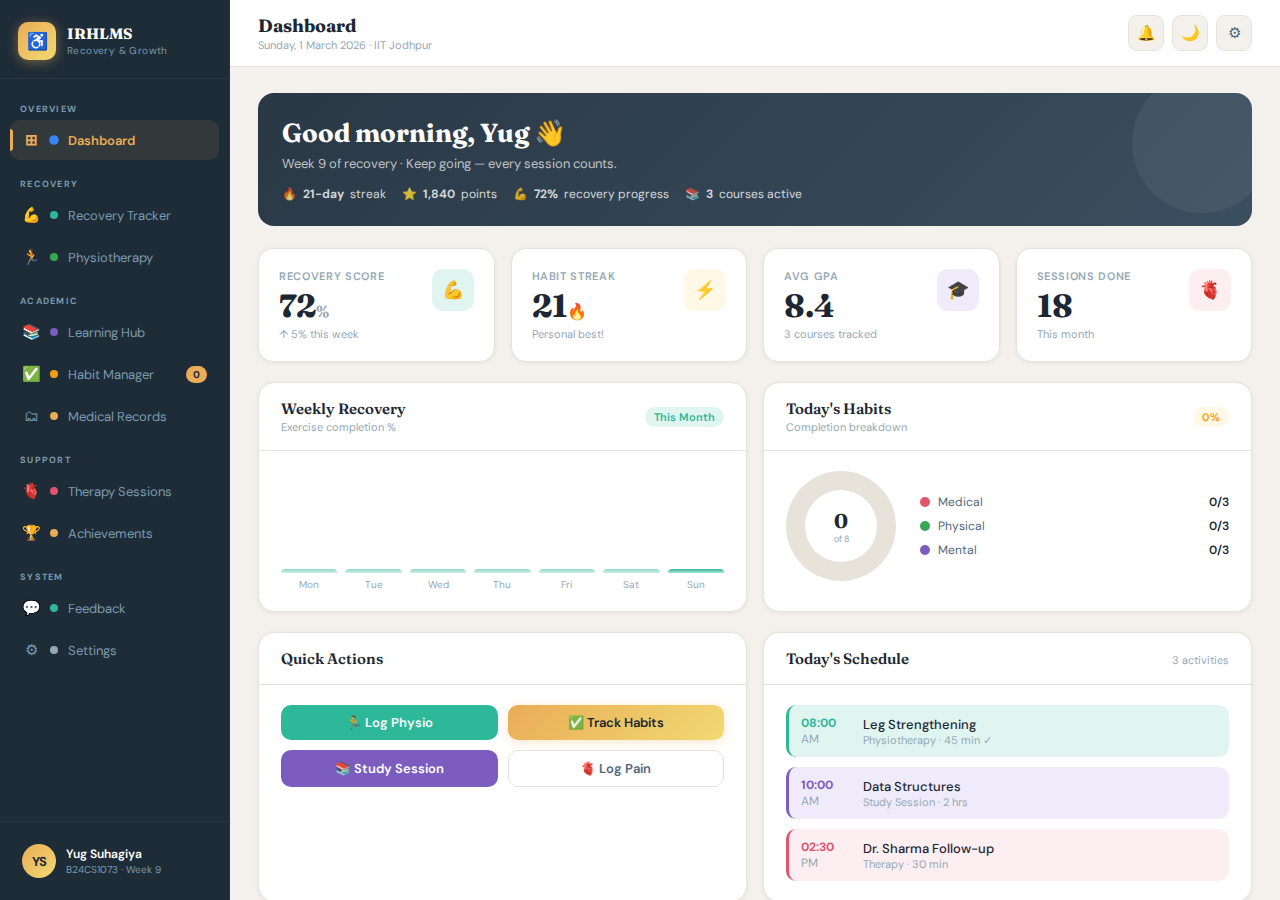
<file: frontent/Auth/design.html>
<!DOCTYPE html>
<html lang="en" data-theme="light" data-fontsize="md" data-contrast="normal">
<head>
<meta charset="UTF-8"/>
<meta name="viewport" content="width=device-width, initial-scale=1.0"/>
<title>IRHLMS — Recovery & Growth Platform</title>
<link rel="preconnect" href="https://fonts.googleapis.com">
<link href="https://fonts.googleapis.com/css2?family=Fraunces:ital,wght@0,400;0,600;0,700;1,400&family=DM+Sans:wght@300;400;500;600&display=swap" rel="stylesheet">
<link rel="stylesheet" href="styl.css">
<script src="jscript.js" defer></script>

</head>
<body>

<!-- ═══════════ SIDEBAR ═══════════ -->
<aside class="sidebar">
  <div class="sb-logo">
    <div class="sb-logo-mark">♿</div>
    <div>
      <div class="sb-logo-text">IRHLMS</div>
      <div class="sb-logo-sub">Recovery & Growth</div>
    </div>
  </div>

  <nav class="sb-nav">
    <div class="sb-section">Overview</div>
    <button class="sb-item active" data-page="dashboard">
      <span class="sb-ico">⊞</span>
      <div class="sb-dot" style="background:var(--blue)"></div>
      Dashboard
    </button>

    <div class="sb-section" style="margin-top:8px">Recovery</div>
    <button class="sb-item" data-page="recovery">
      <span class="sb-ico">💪</span>
      <div class="sb-dot" style="background:var(--teal)"></div>
      Recovery Tracker
    </button>
    <button class="sb-item" data-page="physio">
      <span class="sb-ico">🏃</span>
      <div class="sb-dot" style="background:var(--emerald)"></div>
      Physiotherapy
    </button>

    <div class="sb-section" style="margin-top:8px">Academic</div>
    <button class="sb-item" data-page="learning">
      <span class="sb-ico">📚</span>
      <div class="sb-dot" style="background:var(--violet)"></div>
      Learning Hub
    </button>
    <button class="sb-item" data-page="habits">
      <span class="sb-ico">✅</span>
      <div class="sb-dot" style="background:var(--amber)"></div>
      Habit Manager <span class="sb-badge" id="hab-badge">0</span>
    </button>
    <button class="sb-item" data-page="medical">
      <span class="sb-ico">🗂</span>
      <div class="sb-dot" style="background:var(--gold)"></div>
      Medical Records
    </button>

    <div class="sb-section" style="margin-top:8px">Support</div>
    <button class="sb-item" data-page="therapy">
      <span class="sb-ico">🫀</span>
      <div class="sb-dot" style="background:var(--rose)"></div>
      Therapy Sessions
    </button>
    <button class="sb-item" data-page="achievements">
      <span class="sb-ico">🏆</span>
      <div class="sb-dot" style="background:var(--gold)"></div>
      Achievements
    </button>

    <div class="sb-section" style="margin-top:8px">System</div>
    <button class="sb-item" data-page="feedback">
      <span class="sb-ico">💬</span>
      <div class="sb-dot" style="background:var(--teal)"></div>
      Feedback
    </button>
    <button class="sb-item" data-page="settings">
      <span class="sb-ico">⚙</span>
      <div class="sb-dot" style="background:var(--txt3)"></div>
      Settings
    </button>
  </nav>

  <div class="sb-footer">
    <div class="sb-user">
      <div class="sb-avatar">YS</div>
      <div>
        <div class="sb-uname">Yug Suhagiya</div>
        <div class="sb-urole">B24CS1073 · Week 9</div>
      </div>
    </div>
  </div>
</aside>

<!-- ═══════════ TOPBAR ═══════════ -->
<main class="main">
<div class="topbar">
  <div class="tb-left">
    <div class="tb-title" id="tb-title">Dashboard</div>
    <div class="tb-sub" id="tb-sub">Sunday, 1 March 2026 · IIT Jodhpur</div>
  </div>
  <div class="tb-right">
    <button class="tb-btn" id="notif-trigger">🔔</button>
    <button class="tb-btn" id="theme-toggle">🌙</button>
    <button class="tb-btn" id="settings-btn">⚙</button>
  </div>
</div>

<!-- ══ NOTIFICATION PANEL ══ -->
<div class="notif-panel" id="notif-panel">
  <div class="np-head">
    <div class="np-title">Notifications</div>
    <div class="np-clear" id="notif-clear">Clear all</div>
  </div>
  <div class="np-item"><div class="np-ico ic-gold">🔥</div><div><div class="np-msg">21-day streak milestone reached! +200 bonus points awarded.</div><div class="np-time">2 min ago</div></div></div>
  <div class="np-item"><div class="np-ico ic-teal">💊</div><div><div class="np-msg">Reminder: Core Stability session at 12:30 PM today.</div><div class="np-time">1 hr ago</div></div></div>
  <div class="np-item"><div class="np-ico ic-violet">📚</div><div><div class="np-msg">Assignment due: Software Requirements — tomorrow 11:59 PM.</div><div class="np-time">3 hr ago</div></div></div>
  <div class="np-item"><div class="np-ico ic-rose">🫀</div><div><div class="np-msg">Therapy session with Dr. Mehta confirmed for Thursday.</div><div class="np-time">Yesterday</div></div></div>
</div>

<!-- ══════════════════════════════════════════════════════
     PAGE: DASHBOARD
══════════════════════════════════════════════════════ -->
<div class="page active" id="page-dashboard">

  <!-- Gradient welcome banner -->
  <div class="grad-header grad-dashboard">
    <div class="grad-title">Good morning, Yug 👋</div>
    <div class="grad-sub">Week 9 of recovery · Keep going — every session counts.</div>
    <div class="grad-meta">
      <div class="grad-meta-item">🔥 <strong>21-day</strong> streak</div>
      <div class="grad-meta-item">⭐ <strong>1,840</strong> points</div>
      <div class="grad-meta-item">💪 <strong>72%</strong> recovery progress</div>
      <div class="grad-meta-item">📚 <strong>3</strong> courses active</div>
    </div>
  </div>

  <!-- Stat grid -->
  <div class="grid-4" style="margin-bottom:20px">
    <div class="stat-card">
      <div><div class="stat-lbl">Recovery Score</div><div class="stat-val">72<span style="font-size:16px;color:var(--txt3)">%</span></div><div class="stat-sub">↑ 5% this week</div></div>
      <div class="stat-ico ic-teal">💪</div>
    </div>
    <div class="stat-card">
      <div><div class="stat-lbl">Habit Streak</div><div class="stat-val">21<span style="font-size:16px;color:var(--txt3)">🔥</span></div><div class="stat-sub">Personal best!</div></div>
      <div class="stat-ico ic-amber">⚡</div>
    </div>
    <div class="stat-card">
      <div><div class="stat-lbl">Avg GPA</div><div class="stat-val">8.4</div><div class="stat-sub">3 courses tracked</div></div>
      <div class="stat-ico ic-violet">🎓</div>
    </div>
    <div class="stat-card">
      <div><div class="stat-lbl">Sessions Done</div><div class="stat-val">18</div><div class="stat-sub">This month</div></div>
      <div class="stat-ico ic-rose">🫀</div>
    </div>
  </div>

  <!-- Charts row -->
  <div class="grid-2" style="margin-bottom:20px">

    <!-- Recovery trend bar chart -->
    <div class="card">
      <div class="card-head">
        <div><div class="card-title">Weekly Recovery</div><div class="card-sub">Exercise completion %</div></div>
        <span class="badge badge-teal">This Month</span>
      </div>
      <div class="card-pad">
        <div class="bar-chart" id="recovery-chart"></div>
      </div>
    </div>

    <!-- Habit completion donut -->
    <div class="card">
      <div class="card-head">
        <div><div class="card-title">Today's Habits</div><div class="card-sub">Completion breakdown</div></div>
        <span class="badge badge-amber" id="hab-pct-badge">0%</span>
      </div>
      <div class="card-pad" style="display:flex;align-items:center;gap:24px">
        <div class="donut" id="dash-donut">
          <div class="donut-inner">
            <div class="donut-val" id="donut-val">0</div>
            <div class="donut-sub">of <span id="donut-tot">8</span></div>
          </div>
        </div>
        <div style="flex:1">
          <div id="hab-legend" style="display:flex;flex-direction:column;gap:8px"></div>
        </div>
      </div>
    </div>

  </div>

  <!-- Quick actions + Today's schedule -->
  <div class="grid-2" style="margin-bottom:20px">

    <div class="card">
      <div class="card-head"><div class="card-title">Quick Actions</div></div>
      <div class="card-pad" style="display:grid;grid-template-columns:1fr 1fr;gap:10px">
        <button class="btn btn-teal" data-page="physio" style="width:100%;justify-content:center">🏃 Log Physio</button>
        <button class="btn btn-gold" data-page="habits" style="width:100%;justify-content:center">✅ Track Habits</button>
        <button class="btn btn-violet" data-page="learning" style="width:100%;justify-content:center">📚 Study Session</button>
        <button class="btn btn-outline" data-page="therapy" style="width:100%;justify-content:center">🫀 Log Pain</button>
      </div>
    </div>

    <div class="card">
      <div class="card-head"><div class="card-title">Today's Schedule</div><div class="card-sub">3 activities</div></div>
      <div class="card-pad" style="display:flex;flex-direction:column;gap:10px">
        <div style="display:flex;gap:12px;align-items:center;padding:10px 12px;background:var(--teal-lt);border-radius:10px;border-left:3px solid var(--teal)">
          <div style="font-size:12px;font-weight:700;color:var(--teal);width:50px;flex-shrink:0">08:00<div style="font-weight:400;color:var(--txt3)">AM</div></div>
          <div><div style="font-size:13px;font-weight:500;color:var(--txt1)">Leg Strengthening</div><div style="font-size:11px;color:var(--txt3)">Physiotherapy · 45 min ✓</div></div>
        </div>
        <div style="display:flex;gap:12px;align-items:center;padding:10px 12px;background:var(--violet-lt);border-radius:10px;border-left:3px solid var(--violet)">
          <div style="font-size:12px;font-weight:700;color:var(--violet);width:50px;flex-shrink:0">10:00<div style="font-weight:400;color:var(--txt3)">AM</div></div>
          <div><div style="font-size:13px;font-weight:500;color:var(--txt1)">Data Structures</div><div style="font-size:11px;color:var(--txt3)">Study Session · 2 hrs</div></div>
        </div>
        <div style="display:flex;gap:12px;align-items:center;padding:10px 12px;background:var(--rose-lt);border-radius:10px;border-left:3px solid var(--rose)">
          <div style="font-size:12px;font-weight:700;color:var(--rose);width:50px;flex-shrink:0">02:30<div style="font-weight:400;color:var(--txt3)">PM</div></div>
          <div><div style="font-size:13px;font-weight:500;color:var(--txt1)">Dr. Sharma Follow-up</div><div style="font-size:11px;color:var(--txt3)">Therapy · 30 min</div></div>
        </div>
      </div>
    </div>

  </div>

  <!-- Milestones -->
  <div class="card">
    <div class="card-head"><div class="card-title">Recovery Milestones</div><div class="card-sub">Spinal cord injury rehabilitation timeline</div></div>
    <div class="card-pad">
      <div class="grid-2">
        <div class="milestone-track">
          <div class="milestone-item">
            <div class="milestone-dot done"></div>
            <div class="milestone-txt">Hospital discharge</div>
            <div class="milestone-date">Dec 15, 2025 ✓</div>
          </div>
          <div class="milestone-item">
            <div class="milestone-dot done"></div>
            <div class="milestone-txt">Started physiotherapy</div>
            <div class="milestone-date">Jan 2, 2026 ✓</div>
          </div>
          <div class="milestone-item">
            <div class="milestone-dot active"></div>
            <div class="milestone-txt">Independent transfers</div>
            <div class="milestone-date">Target: Mar 15, 2026 — In progress</div>
          </div>
          <div class="milestone-item">
            <div class="milestone-dot future"></div>
            <div class="milestone-txt">Return to campus</div>
            <div class="milestone-date">Target: Apr 2026</div>
          </div>
        </div>
        <div>
          <div class="sec-lbl">Overall Progress</div>
          <div style="display:flex;flex-direction:column;gap:12px">
            <div><div style="display:flex;justify-content:space-between;font-size:12px;color:var(--txt2);margin-bottom:5px"><span>Mobility</span><span>78%</span></div><div class="prog-bg"><div class="prog-fill" style="width:78%;background:var(--teal)"></div></div></div>
            <div><div style="display:flex;justify-content:space-between;font-size:12px;color:var(--txt2);margin-bottom:5px"><span>Strength</span><span>65%</span></div><div class="prog-bg"><div class="prog-fill" style="width:65%;background:var(--emerald)"></div></div></div>
            <div><div style="display:flex;justify-content:space-between;font-size:12px;color:var(--txt2);margin-bottom:5px"><span>Pain Management</span><span>80%</span></div><div class="prog-bg"><div class="prog-fill" style="width:80%;background:var(--gold)"></div></div></div>
            <div><div style="display:flex;justify-content:space-between;font-size:12px;color:var(--txt2);margin-bottom:5px"><span>Academic Continuity</span><span>72%</span></div><div class="prog-bg"><div class="prog-fill" style="width:72%;background:var(--violet)"></div></div></div>
          </div>
        </div>
      </div>
    </div>
  </div>

</div>

<!-- ══════════════════════════════════════════════════════
     PAGE: RECOVERY TRACKER
══════════════════════════════════════════════════════ -->
<div class="page" id="page-recovery">
  <div class="grad-header grad-recovery">
    <div class="grad-title">💪 Recovery Tracker</div>
    <div class="grad-sub">Monitor rehabilitation milestones and physical recovery metrics</div>
    <div class="grad-meta">
      <div class="grad-meta-item">📈 <strong>72%</strong> overall recovery</div>
      <div class="grad-meta-item">📅 <strong>Week 9</strong> of rehabilitation</div>
      <div class="grad-meta-item">✅ <strong>3/6</strong> milestones done</div>
    </div>
  </div>

  <div class="grid-2" style="margin-bottom:20px">
    <div class="card">
      <div class="card-head"><div class="card-title">Rehabilitation Milestones</div><div class="card-sub">Spinal cord injury recovery timeline</div></div>
      <div class="card-pad">
        <div class="milestone-track">
          <div class="milestone-item"><div class="milestone-dot done"></div><div class="milestone-txt">Acute care completed</div><div class="milestone-date">Dec 2025 ✓</div></div>
          <div class="milestone-item"><div class="milestone-dot done"></div><div class="milestone-txt">PT programme started</div><div class="milestone-date">Jan 2, 2026 ✓</div></div>
          <div class="milestone-item"><div class="milestone-dot done"></div><div class="milestone-txt">Upper body independence</div><div class="milestone-date">Feb 10, 2026 ✓</div></div>
          <div class="milestone-item"><div class="milestone-dot active"></div><div class="milestone-txt">Wheelchair transfers — independent</div><div class="milestone-date">Target: Mar 15, 2026 — In progress</div></div>
          <div class="milestone-item"><div class="milestone-dot future"></div><div class="milestone-txt">Supported standing exercises</div><div class="milestone-date">Target: Apr 2026</div></div>
          <div class="milestone-item"><div class="milestone-dot future"></div><div class="milestone-txt">Return to campus life</div><div class="milestone-date">Target: May 2026</div></div>
        </div>
      </div>
    </div>

    <div class="card">
      <div class="card-head"><div class="card-title">Recovery Metrics</div><div class="card-sub">Updated weekly by physiotherapist</div></div>
      <div class="card-pad" style="display:flex;flex-direction:column;gap:14px">
        <div><div style="display:flex;justify-content:space-between;font-size:12px;color:var(--txt2);margin-bottom:6px"><span>🦾 Upper Limb Strength</span><span style="font-weight:600;color:var(--teal)">82%</span></div><div class="prog-bg"><div class="prog-fill" style="width:82%;background:linear-gradient(90deg,var(--teal),#6DD5C0)"></div></div></div>
        <div><div style="display:flex;justify-content:space-between;font-size:12px;color:var(--txt2);margin-bottom:6px"><span>🦿 Lower Limb Response</span><span style="font-weight:600;color:var(--emerald)">48%</span></div><div class="prog-bg"><div class="prog-fill" style="width:48%;background:linear-gradient(90deg,var(--emerald),#70D46A)"></div></div></div>
        <div><div style="display:flex;justify-content:space-between;font-size:12px;color:var(--txt2);margin-bottom:6px"><span>⚖️ Balance & Stability</span><span style="font-weight:600;color:var(--gold)">67%</span></div><div class="prog-bg"><div class="prog-fill" style="width:67%;background:linear-gradient(90deg,var(--gold),var(--gold-lt))"></div></div></div>
        <div><div style="display:flex;justify-content:space-between;font-size:12px;color:var(--txt2);margin-bottom:6px"><span>🧘 Flexibility / ROM</span><span style="font-weight:600;color:var(--violet)">74%</span></div><div class="prog-bg"><div class="prog-fill" style="width:74%;background:linear-gradient(90deg,var(--violet),#A880F0)"></div></div></div>
        <div><div style="display:flex;justify-content:space-between;font-size:12px;color:var(--txt2);margin-bottom:6px"><span>😮‍💨 Respiratory Function</span><span style="font-weight:600;color:var(--rose)">91%</span></div><div class="prog-bg"><div class="prog-fill" style="width:91%;background:linear-gradient(90deg,var(--rose),#F08098)"></div></div></div>
        <div style="margin-top:4px;padding:12px;background:var(--teal-lt);border-radius:10px;border-left:3px solid var(--teal)">
          <div style="font-size:12px;font-weight:600;color:var(--teal)">Dr. Mehta's Note (Feb 28)</div>
          <div style="font-size:12px;color:var(--txt2);margin-top:4px;line-height:1.5">Excellent progress on upper body. Continue core stabilisation 3×/week. Targeting wheelchair independence by mid-March.</div>
        </div>
      </div>
    </div>
  </div>

  <div class="card">
    <div class="card-head"><div class="card-title">Weekly Recovery Summary</div><div class="card-sub">Week 9 · Feb 24 – Mar 1, 2026</div></div>
    <div class="card-pad">
      <div style="display:grid;grid-template-columns:repeat(5,1fr);gap:14px">
        <div style="text-align:center;padding:16px 12px;background:var(--teal-lt);border-radius:12px;border:1px solid rgba(45,184,154,0.2)"><div style="font-size:26px;font-weight:700;color:var(--teal)">14</div><div style="font-size:11px;color:var(--txt3);margin-top:4px">Exercises<br>Completed</div></div>
        <div style="text-align:center;padding:16px 12px;background:var(--emerald-lt);border-radius:12px;border:1px solid rgba(52,168,83,0.2)"><div style="font-size:26px;font-weight:700;color:var(--emerald)">3</div><div style="font-size:11px;color:var(--txt3);margin-top:4px">PT Sessions<br>Attended</div></div>
        <div style="text-align:center;padding:16px 12px;background:var(--gold-pale);border-radius:12px;border:1px solid rgba(234,172,87,0.2)"><div style="font-size:26px;font-weight:700;color:var(--gold)">92%</div><div style="font-size:11px;color:var(--txt3);margin-top:4px">Completion<br>Rate</div></div>
        <div style="text-align:center;padding:16px 12px;background:var(--violet-lt);border-radius:12px;border:1px solid rgba(124,92,191,0.2)"><div style="font-size:26px;font-weight:700;color:var(--violet)">+5%</div><div style="font-size:11px;color:var(--txt3);margin-top:4px">Recovery<br>Improvement</div></div>
        <div style="text-align:center;padding:16px 12px;background:var(--rose-lt);border-radius:12px;border:1px solid rgba(224,84,112,0.2)"><div style="font-size:26px;font-weight:700;color:var(--rose)">2</div><div style="font-size:11px;color:var(--txt3);margin-top:4px">Missed<br>Sessions</div></div>
      </div>
    </div>
  </div>
</div>

<!-- ══════════════════════════════════════════════════════
     PAGE: PHYSIOTHERAPY
══════════════════════════════════════════════════════ -->
<div class="page" id="page-physio">
  <div class="grad-header" style="background:linear-gradient(135deg,#1A4D2A,#34A853)">
    <div class="grad-title">🏃 Physiotherapy</div>
    <div class="grad-sub">Today's exercise plan · 3 sessions scheduled</div>
    <div class="grad-meta">
      <div class="grad-meta-item">✓ <strong>2</strong> completed</div>
      <div class="grad-meta-item">⏳ <strong>1</strong> pending</div>
      <div class="grad-meta-item">📋 <strong>18</strong> total this month</div>
    </div>
  </div>

  <div class="grid-2" style="margin-bottom:20px">

    <div class="card">
      <div class="card-head"><div class="card-title">Today's Exercise Plan</div><button class="btn btn-outline btn-sm" id="add-physio-btn">+ Add</button></div>
      <div class="card-pad" id="ex-list">
        <div class="ex-item done" onclick="toggleEx(this)">
          <div style="display:flex;align-items:center;gap:12px">
            <div class="ex-check">✓</div>
            <div><div class="ex-name">Leg Strengthening</div><div class="ex-meta">08:00 AM · 3 × 12 reps · Resistance band</div></div>
          </div>
        </div>
        <div class="ex-item done" onclick="toggleEx(this)">
          <div style="display:flex;align-items:center;gap:12px">
            <div class="ex-check">✓</div>
            <div><div class="ex-name">Core Stability Circuit</div><div class="ex-meta">12:30 PM · Plank 30s × 3 · Bridge 15 × 3</div></div>
          </div>
        </div>
        <div class="ex-item" onclick="toggleEx(this)">
          <div style="display:flex;align-items:center;gap:12px">
            <div class="ex-check"></div>
            <div><div class="ex-name">Upper Body Stretch</div><div class="ex-meta">06:00 PM · 20 min flexibility routine</div></div>
          </div>
        </div>
      </div>
    </div>

    <!-- Weekly exercise chart -->
    <div class="card">
      <div class="card-head"><div class="card-title">Weekly Exercise Log</div><div class="card-sub">Sessions per day</div></div>
      <div class="card-pad">
        <div class="bar-chart" id="ex-chart"></div>
        <div style="margin-top:14px;display:flex;gap:16px">
          <div><div style="font-size:10px;color:var(--txt3)">This week</div><div style="font-size:20px;font-weight:700;color:var(--emerald)">14</div></div>
          <div><div style="font-size:10px;color:var(--txt3)">Monthly avg</div><div style="font-size:20px;font-weight:700;color:var(--txt1)">18</div></div>
          <div><div style="font-size:10px;color:var(--txt3)">Completion rate</div><div style="font-size:20px;font-weight:700;color:var(--gold)">92%</div></div>
        </div>
      </div>
    </div>

  </div>

  <!-- Add session form -->
  <div class="card">
    <div class="card-head"><div class="card-title">Log New Session</div></div>
    <div class="card-pad">
      <div style="display:grid;grid-template-columns:2fr 1fr 1fr;gap:10px;margin-bottom:10px">
        <input class="inp" id="ex-name-inp" placeholder="Exercise name"/>
        <input class="inp" id="ex-time-inp" placeholder="Time (e.g. 09:00 AM)"/>
        <input class="inp" id="ex-desc-inp" placeholder="Sets / reps / duration"/>
      </div>
      <button class="btn btn-gold" id="add-ex-btn">Add to Plan</button>
    </div>
  </div>
</div>

<!-- ══════════════════════════════════════════════════════
     PAGE: LEARNING HUB
══════════════════════════════════════════════════════ -->
<div class="page" id="page-learning">
  <div class="grad-header grad-learning">
    <div class="grad-title">📚 Learning Hub</div>
    <div class="grad-sub">Manage courses, assignments, and study sessions</div>
    <div class="grad-meta">
      <div class="grad-meta-item">📖 <strong>3</strong> active courses</div>
      <div class="grad-meta-item">📝 <strong>2</strong> pending assignments</div>
      <div class="grad-meta-item">⭐ <strong>8.4</strong> avg GPA</div>
    </div>
  </div>

  <!-- Tabs -->
  <div class="tabs">
    <button class="tab-btn active" data-tab="tab-courses">Courses</button>
    <button class="tab-btn" data-tab="tab-manage">Manage Courses</button>
    <button class="tab-btn" data-tab="tab-assignments">Assignments</button>
    <button class="tab-btn" data-tab="tab-timer">Study Timer</button>
  </div>

  <!-- Courses tab -->
  <div id="tab-courses">

    <!-- Summary bar -->
    <div style="display:flex;gap:14px;margin-bottom:20px">
      <div class="card card-pad" style="flex:1;display:flex;align-items:center;gap:14px">
        <div style="width:40px;height:40px;border-radius:10px;background:var(--violet-lt);display:flex;align-items:center;justify-content:center;font-size:18px;flex-shrink:0">📖</div>
        <div><div style="font-size:11px;color:var(--txt3);font-weight:600;text-transform:uppercase;letter-spacing:.05em">Active Courses</div><div style="font-size:22px;font-weight:700;color:var(--txt1)">3</div></div>
      </div>
      <div class="card card-pad" style="flex:1;display:flex;align-items:center;gap:14px">
        <div style="width:40px;height:40px;border-radius:10px;background:var(--gold-pale);display:flex;align-items:center;justify-content:center;font-size:18px;flex-shrink:0">⭐</div>
        <div><div style="font-size:11px;color:var(--txt3);font-weight:600;text-transform:uppercase;letter-spacing:.05em">Avg GPA</div><div style="font-size:22px;font-weight:700;color:var(--txt1)">8.4</div></div>
      </div>
      <div class="card card-pad" style="flex:1;display:flex;align-items:center;gap:14px">
        <div style="width:40px;height:40px;border-radius:10px;background:var(--rose-lt);display:flex;align-items:center;justify-content:center;font-size:18px;flex-shrink:0">📝</div>
        <div><div style="font-size:11px;color:var(--txt3);font-weight:600;text-transform:uppercase;letter-spacing:.05em">Pending Tasks</div><div style="font-size:22px;font-weight:700;color:var(--txt1)">2</div></div>
      </div>
      <div class="card card-pad" style="flex:1;display:flex;align-items:center;gap:14px">
        <div style="width:40px;height:40px;border-radius:10px;background:var(--emerald-lt);display:flex;align-items:center;justify-content:center;font-size:18px;flex-shrink:0">✅</div>
        <div><div style="font-size:11px;color:var(--txt3);font-weight:600;text-transform:uppercase;letter-spacing:.05em">Credits Enrolled</div><div style="font-size:22px;font-weight:700;color:var(--txt1)">11</div></div>
      </div>
    </div>

    <!-- 3-col course cards grid -->
    <div class="grid-3" style="margin-bottom:20px">

      <!-- Course 1 -->
      <div class="card" style="transition:all var(--tr)" onmouseover="this.style.transform='translateY(-3px)';this.style.boxShadow='var(--shadow-md)'" onmouseout="this.style.transform='';this.style.boxShadow=''">
        <div style="padding:16px 20px 12px;border-bottom:1px solid var(--border);display:flex;align-items:flex-start;justify-content:space-between">
          <div style="width:40px;height:40px;border-radius:10px;background:linear-gradient(135deg,var(--violet),#A880F0);display:flex;align-items:center;justify-content:center;font-size:16px;flex-shrink:0">💻</div>
          <span class="badge badge-violet">Active</span>
        </div>
        <div class="card-pad">
          <div style="font-size:14px;font-weight:700;color:var(--txt1);margin-bottom:3px">Software Engineering</div>
          <div style="font-size:11px;color:var(--txt3);margin-bottom:4px">CSL2060 · Prof. Rajiv Kumar</div>
          <div style="font-size:11px;color:var(--txt3);margin-bottom:14px">4 Credits · B.Tech 2nd Year</div>
          <div style="display:flex;justify-content:space-between;font-size:12px;color:var(--txt2);margin-bottom:6px"><span>Course Progress</span><span style="font-weight:700;color:var(--violet)">78%</span></div>
          <div class="prog-bg" style="margin-bottom:14px"><div class="prog-fill" style="width:78%;background:linear-gradient(90deg,var(--violet),#A880F0)"></div></div>
          <div style="display:grid;grid-template-columns:1fr 1fr;gap:8px;margin-bottom:14px">
            <div style="padding:8px 10px;background:var(--surface2);border-radius:8px;text-align:center">
              <div style="font-size:10px;color:var(--txt3)">Current Grade</div>
              <div style="font-size:16px;font-weight:700;color:var(--emerald)">A</div>
            </div>
            <div style="padding:8px 10px;background:var(--surface2);border-radius:8px;text-align:center">
              <div style="font-size:10px;color:var(--txt3)">Attendance</div>
              <div style="font-size:16px;font-weight:700;color:var(--teal)">88%</div>
            </div>
          </div>
          <div style="padding:9px 11px;background:var(--rose-lt);border-radius:8px;border-left:3px solid var(--rose);font-size:11px;color:var(--txt2);margin-bottom:12px">📝 SRS v2.0 due <strong>Tomorrow</strong></div>
          <div style="display:flex;gap:8px">
            <span class="badge badge-blue">Next: Mar 5</span>
            <span class="badge badge-violet">SRS Project</span>
          </div>
        </div>
      </div>

      <!-- Course 2 -->
      <div class="card" style="transition:all var(--tr)" onmouseover="this.style.transform='translateY(-3px)';this.style.boxShadow='var(--shadow-md)'" onmouseout="this.style.transform='';this.style.boxShadow=''">
        <div style="padding:16px 20px 12px;border-bottom:1px solid var(--border);display:flex;align-items:flex-start;justify-content:space-between">
          <div style="width:40px;height:40px;border-radius:10px;background:linear-gradient(135deg,#3B82F6,#60A5FA);display:flex;align-items:center;justify-content:center;font-size:16px;flex-shrink:0">🌲</div>
          <span class="badge badge-amber">In Progress</span>
        </div>
        <div class="card-pad">
          <div style="font-size:14px;font-weight:700;color:var(--txt1);margin-bottom:3px">Data Structures & Algorithms</div>
          <div style="font-size:11px;color:var(--txt3);margin-bottom:4px">CSL2030 · Prof. Anita Singh</div>
          <div style="font-size:11px;color:var(--txt3);margin-bottom:14px">4 Credits · B.Tech 2nd Year</div>
          <div style="display:flex;justify-content:space-between;font-size:12px;color:var(--txt2);margin-bottom:6px"><span>Course Progress</span><span style="font-weight:700;color:var(--blue)">65%</span></div>
          <div class="prog-bg" style="margin-bottom:14px"><div class="prog-fill" style="width:65%;background:linear-gradient(90deg,var(--blue),#60A5FA)"></div></div>
          <div style="display:grid;grid-template-columns:1fr 1fr;gap:8px;margin-bottom:14px">
            <div style="padding:8px 10px;background:var(--surface2);border-radius:8px;text-align:center">
              <div style="font-size:10px;color:var(--txt3)">Current Grade</div>
              <div style="font-size:16px;font-weight:700;color:var(--amber)">B+</div>
            </div>
            <div style="padding:8px 10px;background:var(--surface2);border-radius:8px;text-align:center">
              <div style="font-size:10px;color:var(--txt3)">Attendance</div>
              <div style="font-size:16px;font-weight:700;color:var(--teal)">82%</div>
            </div>
          </div>
          <div style="padding:9px 11px;background:var(--amber-lt);border-radius:8px;border-left:3px solid var(--amber);font-size:11px;color:var(--txt2);margin-bottom:12px">📝 Algorithm Analysis due <strong>Mar 8</strong></div>
          <div style="display:flex;gap:8px">
            <span class="badge badge-blue">Next: Mar 3</span>
            <span class="badge badge-blue">Trees & Graphs</span>
          </div>
        </div>
      </div>

      <!-- Course 3 -->
      <div class="card" style="transition:all var(--tr)" onmouseover="this.style.transform='translateY(-3px)';this.style.boxShadow='var(--shadow-md)'" onmouseout="this.style.transform='';this.style.boxShadow=''">
        <div style="padding:16px 20px 12px;border-bottom:1px solid var(--border);display:flex;align-items:flex-start;justify-content:space-between">
          <div style="width:40px;height:40px;border-radius:10px;background:linear-gradient(135deg,var(--teal),#6DD5C0);display:flex;align-items:center;justify-content:center;font-size:16px;flex-shrink:0">📊</div>
          <span class="badge badge-green">Near Complete</span>
        </div>
        <div class="card-pad">
          <div style="font-size:14px;font-weight:700;color:var(--txt1);margin-bottom:3px">Probability & Statistics</div>
          <div style="font-size:11px;color:var(--txt3);margin-bottom:4px">MAL2010 · Prof. Ranjit Das</div>
          <div style="font-size:11px;color:var(--txt3);margin-bottom:14px">3 Credits · B.Tech 2nd Year</div>
          <div style="display:flex;justify-content:space-between;font-size:12px;color:var(--txt2);margin-bottom:6px"><span>Course Progress</span><span style="font-weight:700;color:var(--teal)">90%</span></div>
          <div class="prog-bg" style="margin-bottom:14px"><div class="prog-fill" style="width:90%;background:linear-gradient(90deg,var(--teal),#6DD5C0)"></div></div>
          <div style="display:grid;grid-template-columns:1fr 1fr;gap:8px;margin-bottom:14px">
            <div style="padding:8px 10px;background:var(--surface2);border-radius:8px;text-align:center">
              <div style="font-size:10px;color:var(--txt3)">Current Grade</div>
              <div style="font-size:16px;font-weight:700;color:var(--emerald)">A+</div>
            </div>
            <div style="padding:8px 10px;background:var(--surface2);border-radius:8px;text-align:center">
              <div style="font-size:10px;color:var(--txt3)">Attendance</div>
              <div style="font-size:16px;font-weight:700;color:var(--teal)">95%</div>
            </div>
          </div>
          <div style="padding:9px 11px;background:var(--teal-lt);border-radius:8px;border-left:3px solid var(--teal);font-size:11px;color:var(--txt2);margin-bottom:12px">✅ Problem Set 5 submitted Feb 27</div>
          <div style="display:flex;gap:8px">
            <span class="badge badge-blue">Final: Mar 20</span>
            <span class="badge badge-teal">Strong</span>
          </div>
        </div>
      </div>

    </div>

    <!-- Accommodations full-width below -->
    <div class="card">
      <div class="card-head"><div class="card-title">♿ Accessibility Accommodations</div><div class="card-sub">Valid through May 2026 · Approved by Dean's Office</div></div>
      <div class="card-pad">
        <div style="display:grid;grid-template-columns:repeat(4,1fr);gap:12px">
          <div style="padding:14px;background:var(--violet-lt);border-radius:10px;border:1px solid rgba(124,92,191,0.15);text-align:center">
            <div style="font-size:22px;margin-bottom:6px">📝</div>
            <div style="font-size:12px;font-weight:600;color:var(--violet)">Extended Time</div>
            <div style="font-size:11px;color:var(--txt3);margin-top:3px">1.5× on all exams</div>
          </div>
          <div style="padding:14px;background:var(--violet-lt);border-radius:10px;border:1px solid rgba(124,92,191,0.15);text-align:center">
            <div style="font-size:22px;margin-bottom:6px">💻</div>
            <div style="font-size:12px;font-weight:600;color:var(--violet)">Digital Submission</div>
            <div style="font-size:11px;color:var(--txt3);margin-top:3px">All assignments online</div>
          </div>
          <div style="padding:14px;background:var(--violet-lt);border-radius:10px;border:1px solid rgba(124,92,191,0.15);text-align:center">
            <div style="font-size:22px;margin-bottom:6px">🎙</div>
            <div style="font-size:12px;font-weight:600;color:var(--violet)">Lecture Recordings</div>
            <div style="font-size:11px;color:var(--txt3);margin-top:3px">All sessions recorded</div>
          </div>
          <div style="padding:14px;background:var(--violet-lt);border-radius:10px;border:1px solid rgba(124,92,191,0.15);text-align:center">
            <div style="font-size:22px;margin-bottom:6px">🏠</div>
            <div style="font-size:12px;font-weight:600;color:var(--violet)">Hybrid Attendance</div>
            <div style="font-size:11px;color:var(--txt3);margin-top:3px">Attend remotely allowed</div>
          </div>
        </div>
        <div style="margin-top:12px;padding:11px 14px;background:var(--gold-pale);border-radius:9px;border-left:3px solid var(--gold);font-size:12px;color:var(--txt2)">⚠ Accommodation valid through <strong>May 2026</strong>. Contact the Dean's Office to renew before semester end.</div>
      </div>
    </div>

  </div>

  <!-- Manage Courses tab -->
  <div id="tab-manage" style="display:none">
    <div class="grid-2">

      <!-- Add new course form -->
      <div class="card">
        <div class="card-head"><div class="card-title">Add New Course</div><div class="card-sub">Register a course to track</div></div>
        <div class="card-pad" style="display:flex;flex-direction:column;gap:12px">
          <div><div style="font-size:11px;font-weight:600;color:var(--txt3);margin-bottom:5px;text-transform:uppercase;letter-spacing:.06em">Course Code</div><input class="inp" id="mc-code" placeholder="e.g. CSL2090"/></div>
          <div><div style="font-size:11px;font-weight:600;color:var(--txt3);margin-bottom:5px;text-transform:uppercase;letter-spacing:.06em">Course Name</div><input class="inp" id="mc-name" placeholder="e.g. Operating Systems"/></div>
          <div style="display:flex;gap:10px">
            <div style="flex:1"><div style="font-size:11px;font-weight:600;color:var(--txt3);margin-bottom:5px;text-transform:uppercase;letter-spacing:.06em">Professor</div><input class="inp" id="mc-prof" placeholder="Prof. Name"/></div>
            <div style="width:80px"><div style="font-size:11px;font-weight:600;color:var(--txt3);margin-bottom:5px;text-transform:uppercase;letter-spacing:.06em">Credits</div><input class="inp" id="mc-cred" type="number" min="1" max="6" placeholder="4"/></div>
          </div>
          <div style="display:flex;gap:10px">
            <div style="flex:1">
              <div style="font-size:11px;font-weight:600;color:var(--txt3);margin-bottom:5px;text-transform:uppercase;letter-spacing:.06em">Status</div>
              <select class="sel" id="mc-status" style="width:100%">
                <option value="Active">Active</option>
                <option value="In Progress">In Progress</option>
                <option value="Near Complete">Near Complete</option>
                <option value="Completed">Completed</option>
              </select>
            </div>
            <div style="flex:1">
              <div style="font-size:11px;font-weight:600;color:var(--txt3);margin-bottom:5px;text-transform:uppercase;letter-spacing:.06em">Current Grade</div>
              <select class="sel" id="mc-grade" style="width:100%">
                <option>A+</option><option>A</option><option>B+</option>
                <option>B</option><option>C+</option><option>C</option><option>F</option>
              </select>
            </div>
          </div>
          <button class="btn btn-violet" id="add-course-btn" style="width:100%;justify-content:center;padding:11px">+ Add Course</button>
        </div>
      </div>

      <!-- Editable course list -->
      <div class="card">
        <div class="card-head"><div class="card-title">Manage Existing Courses</div><div class="card-sub">Edit, update, or remove</div></div>
        <div id="mc-list" style="display:flex;flex-direction:column;gap:0"></div>
      </div>

    </div>
  </div>

  <!-- Assignments tab -->
  <div id="tab-assignments" style="display:none">
    <div class="card">
      <div class="card-head"><div class="card-title">Assignment Tracker</div><button class="btn btn-violet btn-sm">+ Add Assignment</button></div>
      <div class="card-pad" style="display:flex;flex-direction:column;gap:10px">
        <div style="display:flex;align-items:center;gap:14px;padding:13px 16px;background:var(--rose-lt);border:1px solid rgba(224,84,112,0.2);border-radius:12px">
          <div style="width:10px;height:10px;border-radius:50%;background:var(--rose);flex-shrink:0"></div>
          <div style="flex:1"><div style="font-size:13px;font-weight:500;color:var(--txt1)">SRS Document v2.0</div><div style="font-size:11px;color:var(--txt3)">CSL2060 · Due Tomorrow 11:59 PM</div></div>
          <span class="badge badge-rose">High Priority</span>
        </div>
        <div style="display:flex;align-items:center;gap:14px;padding:13px 16px;background:var(--amber-lt);border:1px solid rgba(245,158,11,0.2);border-radius:12px">
          <div style="width:10px;height:10px;border-radius:50%;background:var(--amber);flex-shrink:0"></div>
          <div style="flex:1"><div style="font-size:13px;font-weight:500;color:var(--txt1)">Algorithm Analysis — Trees</div><div style="font-size:11px;color:var(--txt3)">CSL2030 · Due Mar 8</div></div>
          <span class="badge badge-amber">Medium</span>
        </div>
        <div style="display:flex;align-items:center;gap:14px;padding:13px 16px;background:var(--surface2);border:1px solid var(--border);border-radius:12px;opacity:0.7">
          <div style="width:10px;height:10px;border-radius:50%;background:var(--emerald);flex-shrink:0"></div>
          <div style="flex:1"><div style="font-size:13px;font-weight:500;color:var(--txt1);text-decoration:line-through">Probability Problem Set 5</div><div style="font-size:11px;color:var(--txt3)">MAL2010 · Submitted Feb 27 ✓</div></div>
          <span class="badge badge-green">Done</span>
        </div>
      </div>
    </div>
  </div>

  <!-- Study Timer tab -->
  <div id="tab-timer" style="display:none">
    <div class="grid-2">
      <div class="card">
        <div class="card-head"><div class="card-title">Pomodoro Study Timer</div><div class="card-sub">Focus intervals with breaks</div></div>
        <div class="card-pad" style="text-align:center">
          <div class="pomo-ring" id="pomo-ring">
            <div class="pomo-inner">
              <div class="pomo-time" id="pomo-time">25:00</div>
              <div class="pomo-lbl" id="pomo-lbl">FOCUS</div>
            </div>
          </div>
          <div style="display:flex;justify-content:center;gap:10px;margin-bottom:16px">
            <button class="btn btn-violet btn-sm" id="pomo-start">▶ Start</button>
            <button class="btn btn-outline btn-sm" id="pomo-reset">↺ Reset</button>
          </div>
          <div style="display:flex;justify-content:center;gap:8px">
            <button class="btn btn-outline btn-sm" data-pomo="25|FOCUS">25m Focus</button>
            <button class="btn btn-outline btn-sm" data-pomo="5|SHORT BREAK">5m Break</button>
            <button class="btn btn-outline btn-sm" data-pomo="15|LONG BREAK">15m Break</button>
          </div>
          <div style="margin-top:16px;font-size:12px;color:var(--txt3)">Completed today: <strong id="pomo-count" style="color:var(--violet)">0</strong> sessions</div>
        </div>
      </div>
      <div class="card">
        <div class="card-head"><div class="card-title">Study Log</div><div class="card-sub">Today's sessions</div></div>
        <div class="card-pad" id="study-log" style="display:flex;flex-direction:column;gap:8px">
          <div style="font-size:13px;color:var(--txt3);text-align:center;padding:20px">No sessions logged yet. Start the timer!</div>
        </div>
      </div>
    </div>
  </div>
</div>

<!-- ══════════════════════════════════════════════════════
     PAGE: HABIT MANAGER
══════════════════════════════════════════════════════ -->
<div class="page" id="page-habits">
  <div class="grad-header grad-habits">
    <div class="grad-title">✅ Habit Manager</div>
    <div class="grad-sub">Build consistency with the Seinfeld "Don't Break the Chain" method</div>
    <div class="grad-meta">
      <div class="grad-meta-item">🔥 <strong>21-day</strong> best streak</div>
      <div class="grad-meta-item">⭐ <strong>1,840</strong> points earned</div>
    </div>
  </div>

  <!-- Streak banner + week grid -->
  <div class="card" style="margin-bottom:20px">
    <div style="padding:22px 28px;background:linear-gradient(135deg,var(--amber-lt),rgba(241,218,114,0.08));border-bottom:1px solid var(--border)">
      <div style="display:flex;align-items:center;gap:20px;flex-wrap:wrap">
        <div style="font-size:52px;animation:flicker 2s ease-in-out infinite">🔥</div>
        <div>
          <div style="font-family:'Fraunces',serif;font-size:48px;font-weight:700;background:linear-gradient(135deg,var(--gold),var(--gold-lt));-webkit-background-clip:text;-webkit-text-fill-color:transparent;background-clip:text;line-height:1">21</div>
          <div style="font-size:13px;color:var(--txt2);margin-top:2px">Day Streak — Personal Best!</div>
        </div>
        <div style="margin-left:auto;display:flex;gap:32px;flex-wrap:wrap">
          <div style="text-align:center"><div style="font-size:26px;font-weight:700;color:var(--amber)">1,840</div><div style="font-size:11px;color:var(--txt3)">Total Points</div></div>
          <div style="text-align:center"><div style="font-size:26px;font-weight:700;color:var(--teal)" id="done-today-count">0</div><div style="font-size:11px;color:var(--txt3)">Done Today</div></div>
          <div style="text-align:center"><div style="font-size:26px;font-weight:700;color:var(--emerald)">82%</div><div style="font-size:11px;color:var(--txt3)">This Week</div></div>
        </div>
      </div>
    </div>
    <div class="card-pad">
      <div class="sec-lbl">This Week</div>
      <div style="display:grid;grid-template-columns:repeat(7,1fr);gap:10px;text-align:center">
        <div><div style="font-size:9px;color:var(--txt3);margin-bottom:6px">MON</div><div style="width:100%;aspect-ratio:1;border-radius:9px;background:var(--amber);display:flex;align-items:center;justify-content:center;font-size:14px;color:#fff;font-weight:700;box-shadow:0 2px 8px rgba(245,158,11,0.3)">✓</div></div>
        <div><div style="font-size:9px;color:var(--txt3);margin-bottom:6px">TUE</div><div style="width:100%;aspect-ratio:1;border-radius:9px;background:var(--amber);display:flex;align-items:center;justify-content:center;font-size:14px;color:#fff;font-weight:700;box-shadow:0 2px 8px rgba(245,158,11,0.3)">✓</div></div>
        <div><div style="font-size:9px;color:var(--txt3);margin-bottom:6px">WED</div><div style="width:100%;aspect-ratio:1;border-radius:9px;background:var(--amber);display:flex;align-items:center;justify-content:center;font-size:14px;color:#fff;font-weight:700;box-shadow:0 2px 8px rgba(245,158,11,0.3)">✓</div></div>
        <div><div style="font-size:9px;color:var(--txt3);margin-bottom:6px">THU</div><div style="width:100%;aspect-ratio:1;border-radius:9px;background:rgba(224,84,112,0.1);border:1.5px solid rgba(224,84,112,0.3);display:flex;align-items:center;justify-content:center;font-size:14px;color:var(--rose);font-weight:700">✗</div></div>
        <div><div style="font-size:9px;color:var(--txt3);margin-bottom:6px">FRI</div><div style="width:100%;aspect-ratio:1;border-radius:9px;background:var(--amber);display:flex;align-items:center;justify-content:center;font-size:14px;color:#fff;font-weight:700;box-shadow:0 2px 8px rgba(245,158,11,0.3)">✓</div></div>
        <div><div style="font-size:9px;color:var(--txt3);margin-bottom:6px">SAT</div><div style="width:100%;aspect-ratio:1;border-radius:9px;background:var(--amber);display:flex;align-items:center;justify-content:center;font-size:14px;color:#fff;font-weight:700;box-shadow:0 2px 8px rgba(245,158,11,0.3)">✓</div></div>
        <div><div style="font-size:9px;color:var(--txt3);margin-bottom:6px">SUN</div><div style="width:100%;aspect-ratio:1;border-radius:9px;border:2px solid var(--amber);display:flex;align-items:center;justify-content:center;font-size:16px;color:var(--amber);font-weight:700">·</div></div>
      </div>
    </div>
  </div>

  <!-- Habits by category -->
  <div class="grid-2">
    <div>
      <div class="sec-lbl">💊 Medical</div>
      <div id="habits-medical"></div>
      <div class="sec-lbl" style="margin-top:16px">🏃 Physical</div>
      <div id="habits-physical"></div>
    </div>
    <div>
      <div class="sec-lbl">🧠 Mental / Academic</div>
      <div id="habits-mental"></div>
      <div style="margin-top:16px;display:flex;gap:10px">
        <select class="sel" id="new-hab-cat" style="width:120px">
          <option value="medical">💊 Medical</option>
          <option value="physical">🏃 Physical</option>
          <option value="mental" selected>🧠 Mental</option>
        </select>
        <input class="inp" id="new-hab-inp" placeholder="Add new habit…" style="flex:1" onkeydown="if(event.key==='Enter')addHab()"/>
        <button class="btn btn-gold" id="add-hab-btn">+ Add</button>
      </div>
    </div>
  </div>
</div>

<!-- ══════════════════════════════════════════════════════
     PAGE: MEDICAL RECORDS
══════════════════════════════════════════════════════ -->
<div class="page" id="page-medical">
  <div class="grad-header grad-settings" style="background:linear-gradient(135deg,#3A3000,var(--gold))">
    <div class="grad-title">🗂 Medical Records</div>
    <div class="grad-sub">Secure storage of medical documents and reports</div>
  </div>

  <div style="display:flex;gap:12px;margin-bottom:20px">
    <div style="display:flex;align-items:center;gap:8px;flex:1;background:var(--inp);border:1px solid var(--border);border-radius:9px;padding:9px 14px">
      <span style="font-size:14px">🔍</span>
      <input class="inp" style="border:none;background:transparent;padding:0" placeholder="Search records…" id="rec-search" oninput="filterRec()" />
    </div>
    <button class="btn btn-gold" id="open-rec-form">+ Add Record</button>
  </div>

  <div id="rec-form" style="display:none;margin-bottom:20px">
    <div class="card">
      <div class="card-head"><div class="card-title">Upload New Record</div></div>
      <div class="card-pad" style="display:flex;flex-direction:column;gap:10px">
        <input class="inp" id="rf-name" placeholder="Document name"/>
        <div style="display:flex;gap:10px">
          <select class="sel" id="rf-type" style="flex:1"><option value="pdf">PDF</option><option value="img">Image</option><option value="doc">Document</option></select>
          <input class="inp" id="rf-date" type="date" style="flex:1"/>
        </div>
        <div style="display:flex;gap:10px">
          <button class="btn btn-gold" id="save-rec-btn">Save</button>
          <button class="btn btn-outline" id="close-rec-form">Cancel</button>
        </div>
      </div>
    </div>
  </div>

  <div id="rec-wrap"></div>
</div>

<!-- ══════════════════════════════════════════════════════
     PAGE: THERAPY SESSIONS
══════════════════════════════════════════════════════ -->
<div class="page" id="page-therapy">
  <div class="grad-header grad-therapy">
    <div class="grad-title">🫀 Therapy Sessions</div>
    <div class="grad-sub">Schedule, notes, and therapist coordination</div>
    <div class="grad-meta">
      <div class="grad-meta-item">📅 <strong>2</strong> upcoming sessions</div>
      <div class="grad-meta-item">✓ <strong>14</strong> completed total</div>
    </div>
  </div>

  <div class="grid-2" style="margin-bottom:20px">

    <div>
      <div class="sec-lbl">UPCOMING SESSIONS</div>
      <div class="sess-card">
        <div class="sess-head">
          <div><div class="sess-title">Physiotherapy — Dr. Priya Mehta</div><div class="sess-time">📅 Thursday, Mar 5 · 10:00 AM · 45 min</div></div>
          <span class="badge badge-rose">Confirmed</span>
        </div>
        <div style="font-size:12px;color:var(--txt2);line-height:1.5;margin-bottom:10px">Goals: Progressive weight-bearing exercises, wheelchair transfer practice, core strengthening assessment.</div>
        <div style="display:flex;gap:8px">
          <button class="btn btn-outline btn-sm">Add Notes</button>
          <button class="btn btn-outline btn-sm">Reschedule</button>
        </div>
      </div>
      <div class="sess-card">
        <div class="sess-head">
          <div><div class="sess-title">Neurological Check — Dr. Anand Kumar</div><div class="sess-time">📅 Friday, Mar 6 · 03:00 PM · 30 min</div></div>
          <span class="badge badge-amber">Pending</span>
        </div>
        <div style="font-size:12px;color:var(--txt2);line-height:1.5;margin-bottom:10px">Routine neurological assessment and sensation mapping. Bring previous scan reports.</div>
        <div style="display:flex;gap:8px">
          <button class="btn btn-outline btn-sm">Confirm</button>
          <button class="btn btn-outline btn-sm">Reschedule</button>
        </div>
      </div>
    </div>

    <!-- Therapist contacts -->
    <div>
      <div class="sec-lbl">CARE TEAM</div>
      <div style="display:flex;flex-direction:column;gap:12px">
        <div class="card card-pad" style="display:flex;align-items:center;gap:14px">
          <div style="width:44px;height:44px;border-radius:50%;background:linear-gradient(135deg,var(--rose),#F08098);display:flex;align-items:center;justify-content:center;font-size:14px;font-weight:700;color:#fff;flex-shrink:0">PM</div>
          <div style="flex:1">
            <div style="font-size:14px;font-weight:600;color:var(--txt1)">Dr. Priya Mehta</div>
            <div style="font-size:11px;color:var(--txt3)">Physiotherapist · AIIMS trained</div>
          </div>
          <button class="btn btn-gold btn-sm">Book</button>
        </div>
        <div class="card card-pad" style="display:flex;align-items:center;gap:14px">
          <div style="width:44px;height:44px;border-radius:50%;background:linear-gradient(135deg,var(--blue),#60A5FA);display:flex;align-items:center;justify-content:center;font-size:14px;font-weight:700;color:#fff;flex-shrink:0">DS</div>
          <div style="flex:1">
            <div style="font-size:14px;font-weight:600;color:var(--txt1)">Dr. Deepak Sharma</div>
            <div style="font-size:11px;color:var(--txt3)">Spine Rehabilitation Specialist</div>
          </div>
          <button class="btn btn-gold btn-sm">Book</button>
        </div>
        <div class="card card-pad" style="display:flex;align-items:center;gap:14px">
          <div style="width:44px;height:44px;border-radius:50%;background:linear-gradient(135deg,var(--violet),#A880F0);display:flex;align-items:center;justify-content:center;font-size:14px;font-weight:700;color:#fff;flex-shrink:0">AK</div>
          <div style="flex:1">
            <div style="font-size:14px;font-weight:600;color:var(--txt1)">Dr. Anand Kumar</div>
            <div style="font-size:11px;color:var(--txt3)">Neurologist</div>
          </div>
          <button class="btn btn-gold btn-sm">Book</button>
        </div>
      </div>
    </div>

  </div>

  <!-- Pain journal -->
  <div class="card">
    <div class="card-head"><div class="card-title">Pain & Sensation Journal</div><div class="card-sub">Daily log for clinical review</div></div>
    <div class="card-pad">
      <div style="display:grid;grid-template-columns:1fr 1fr;gap:12px;margin-bottom:12px">
        <div>
          <div style="font-size:11px;color:var(--txt3);margin-bottom:8px">Today's pain level (1–10)</div>
          <div class="pain-scale" id="journal-pain"></div>
        </div>
        <div>
          <div style="font-size:11px;color:var(--txt3);margin-bottom:8px">Sensation status</div>
          <div style="display:flex;gap:6px;flex-wrap:wrap">
            <button class="btn btn-outline btn-sm" class="btn btn-outline btn-sm sensation-btn">Normal</button>
            <button class="btn btn-outline btn-sm" class="btn btn-outline btn-sm sensation-btn">Tingling</button>
            <button class="btn btn-outline btn-sm" class="btn btn-outline btn-sm sensation-btn">Numbness</button>
            <button class="btn btn-outline btn-sm" class="btn btn-outline btn-sm sensation-btn">Spasm</button>
          </div>
        </div>
      </div>
      <textarea class="inp" rows="3" placeholder="Describe today's pain, triggers, or improvements… (shared with Dr. Mehta)" style="resize:none;margin-bottom:10px"></textarea>
      <button class="btn btn-gold">Save Journal Entry</button>
    </div>
  </div>
</div>

<!-- ══════════════════════════════════════════════════════
     PAGE: ACHIEVEMENTS
══════════════════════════════════════════════════════ -->
<div class="page" id="page-achievements">
  <div class="grad-header grad-dashboard" style="background:linear-gradient(135deg,#4A3000,#EAAC57)">
    <div class="grad-title">🏆 Achievements</div>
    <div class="grad-sub">Your recovery and academic milestones</div>
  </div>

  <!-- Level card -->
  <div class="card" style="text-align:center;margin-bottom:20px">
    <div style="padding:30px;background:linear-gradient(135deg,var(--gold-pale),rgba(241,218,114,0.1))">
      <div style="width:76px;height:76px;border-radius:20px;background:var(--gold-pale);display:flex;align-items:center;justify-content:center;font-size:36px;margin:0 auto 14px;box-shadow:0 4px 20px rgba(234,172,87,0.35)">🏆</div>
      <div style="font-family:'Fraunces',serif;font-size:32px;font-weight:700;color:var(--txt1)" id="ach-level">Level 1</div>
      <div style="font-size:13px;color:var(--txt2);margin-top:4px;margin-bottom:16px" id="ach-pts">0 total points</div>
      <div style="max-width:400px;margin:0 auto">
        <div class="prog-bg" style="height:10px"><div class="prog-fill" id="ach-bar" style="width:0%;background:linear-gradient(90deg,var(--gold),var(--gold-lt));height:100%"></div></div>
        <div style="font-size:12px;color:var(--txt3);margin-top:8px" id="ach-cap">100 pts to next level</div>
      </div>
    </div>
  </div>

  <div class="sec-lbl">🔒 Locked Badges (<span id="locked-cnt">8</span>)</div>
  <div class="grid-2" id="badges-wrap" style="margin-top:12px"></div>
</div>

<!-- ══════════════════════════════════════════════════════
     PAGE: SETTINGS
══════════════════════════════════════════════════════ -->
<div class="page" id="page-settings">
  <div class="grad-header grad-settings">
    <div class="grad-title">⚙ Settings</div>
    <div class="grad-sub">Profile, accessibility, notifications, and medical information</div>
  </div>

  <div class="grid-2">

    <div style="display:flex;flex-direction:column;gap:16px">

      <!-- Profile -->
      <div class="card">
        <div class="card-head"><div class="card-title">Profile</div><button class="btn btn-outline btn-sm">Edit</button></div>
        <div class="card-pad" style="display:flex;flex-direction:column;gap:12px">
          <div style="display:flex;align-items:center;gap:14px">
            <div style="width:58px;height:58px;border-radius:50%;background:linear-gradient(135deg,var(--gold),var(--gold-lt));display:flex;align-items:center;justify-content:center;font-size:20px;font-weight:700;color:var(--navy-deep)">YS</div>
            <div><div style="font-size:16px;font-weight:600;color:var(--txt1)">Yug Suhagiya</div><div style="font-size:12px;color:var(--txt3)">B24CS1073 · CSE, IIT Jodhpur</div></div>
          </div>
          <div style="display:grid;grid-template-columns:1fr 1fr;gap:8px">
            <div style="padding:9px 12px;background:var(--surface2);border-radius:9px"><div style="font-size:10px;color:var(--txt3)">Email</div><div style="font-size:12px;color:var(--txt1)"><a href="/cdn-cgi/l/email-protection" class="__cf_email__" data-cfemail="5b39696f38286a6b6c681b32322f31753a38753235">[email&#160;protected]</a></div></div>
            <div style="padding:9px 12px;background:var(--surface2);border-radius:9px"><div style="font-size:10px;color:var(--txt3)">Recovery Week</div><div style="font-size:12px;color:var(--txt1)">Week 9 of 52</div></div>
          </div>
        </div>
      </div>

      <!-- Medical info -->
      <div class="card">
        <div class="card-head"><div class="card-title">Medical Information</div></div>
        <div class="card-pad" style="display:flex;flex-direction:column;gap:8px">
          <div style="padding:9px 12px;background:var(--rose-lt);border-radius:9px;border-left:3px solid var(--rose)"><div style="font-size:10px;color:var(--rose);font-weight:600">Diagnosis</div><div style="font-size:12px;color:var(--txt1);margin-top:2px">Incomplete Spinal Cord Injury — L2 level</div></div>
          <div style="padding:9px 12px;background:var(--surface2);border-radius:9px"><div style="font-size:10px;color:var(--txt3);font-weight:600">Medications</div><div style="font-size:12px;color:var(--txt1);margin-top:2px">Baclofen 10mg · Vitamin D 2000IU · Aspirin 75mg</div></div>
          <div style="padding:9px 12px;background:var(--gold-pale);border-radius:9px"><div style="font-size:10px;color:var(--gold);font-weight:600">Allergies</div><div style="font-size:12px;color:var(--txt1);margin-top:2px">Penicillin · Latex</div></div>
          <div style="padding:9px 12px;background:var(--surface2);border-radius:9px"><div style="font-size:10px;color:var(--txt3);font-weight:600">Emergency Contact</div><div style="font-size:12px;color:var(--txt1);margin-top:2px">Ramesh Suhagiya · +91 98765 43210</div></div>
        </div>
      </div>

    </div>

    <div style="display:flex;flex-direction:column;gap:16px">

      <!-- Accessibility -->
      <div class="card">
        <div class="card-head"><div class="card-title">♿ Accessibility</div></div>
        <div class="card-pad">
          <div class="toggle-wrap">
            <div><div class="toggle-lbl">High Contrast Mode</div><div class="toggle-desc">Increases contrast for better readability</div></div>
            <button class="toggle" id="t-contrast"></button>
          </div>
          <div class="toggle-wrap">
            <div><div class="toggle-lbl">Reduced Motion</div><div class="toggle-desc">Disables animations for accessibility</div></div>
            <button class="toggle" id="t-motion"></button>
          </div>
          <div class="toggle-wrap" style="border-bottom:none">
            <div><div class="toggle-lbl">Dark Mode</div><div class="toggle-desc">Switch to dark colour scheme</div></div>
            <button class="toggle" id="t-dark"></button>
          </div>
          <div style="margin-top:16px">
            <div style="font-size:12px;font-weight:600;color:var(--txt2);margin-bottom:8px">Font Size</div>
            <div style="display:flex;gap:6px">
              <button class="btn btn-outline btn-sm" class="btn btn-outline btn-sm font-btn" data-size="sm">A-</button>
              <button class="btn btn-outline btn-sm" class="btn btn-outline btn-sm font-btn" data-size="md">A</button>
              <button class="btn btn-outline btn-sm" class="btn btn-outline btn-sm font-btn" data-size="lg">A+</button>
              <button class="btn btn-outline btn-sm" class="btn btn-outline btn-sm font-btn" data-size="xl">A++</button>
            </div>
          </div>
        </div>
      </div>

      <!-- Notification settings -->
      <div class="card">
        <div class="card-head"><div class="card-title">🔔 Notifications</div></div>
        <div class="card-pad">
          <div class="toggle-wrap">
            <div><div class="toggle-lbl">Physio Reminders</div><div class="toggle-desc">30 min before each session</div></div>
            <button class="toggle on"></button>
          </div>
          <div class="toggle-wrap">
            <div><div class="toggle-lbl">Habit Reminders</div><div class="toggle-desc">Daily at 8:00 AM</div></div>
            <button class="toggle notif-toggle on"></button>
          </div>
          <div class="toggle-wrap">
            <div><div class="toggle-lbl">Assignment Deadlines</div><div class="toggle-desc">24 hrs before due date</div></div>
            <button class="toggle notif-toggle on"></button>
          </div>
          <div class="toggle-wrap" style="border-bottom:none">
            <div><div class="toggle-lbl">Streak Alerts</div><div class="toggle-desc">Notify if streak at risk</div></div>
            <button class="toggle notif-toggle on"></button>
          </div>
        </div>
      </div>

    </div>
  </div>
</div>
<!-- ══════════════════════════════════════════════════════
     PAGE: FEEDBACK
══════════════════════════════════════════════════════ -->
<div class="page" id="page-feedback">
  <div class="grad-header" style="background:linear-gradient(135deg,#0A4A40,#2DB89A)">
    <div class="grad-title">💬 Feedback</div>
    <div class="grad-sub">Share your experience, report issues, or suggest improvements</div>
    <div class="grad-meta">
      <div class="grad-meta-item">📝 <strong>3</strong> feedback submitted</div>
      <div class="grad-meta-item">✅ <strong>2</strong> resolved</div>
    </div>
  </div>

  <div class="grid-2" style="margin-bottom:20px">

    <!-- Submit new feedback -->
    <div class="card">
      <div class="card-head"><div class="card-title">Submit Feedback</div><div class="card-sub">Your voice helps us improve IRHLMS</div></div>
      <div class="card-pad" style="display:flex;flex-direction:column;gap:14px">

        <!-- Category chips -->
        <div>
          <div style="font-size:11px;font-weight:600;color:var(--txt3);text-transform:uppercase;letter-spacing:.08em;margin-bottom:8px">Category</div>
          <div style="display:flex;gap:8px;flex-wrap:wrap" id="fb-cats">
            <button class="fb-cat-btn active" data-cat="general">💬 General</button>
            <button class="fb-cat-btn" data-cat="recovery">💪 Recovery</button>
            <button class="fb-cat-btn" data-cat="academic">📚 Academic</button>
            <button class="fb-cat-btn" data-cat="bug">🐛 Bug Report</button>
            <button class="fb-cat-btn" data-cat="feature">✨ Feature Request</button>
            <button class="fb-cat-btn" data-cat="accessibility">♿ Accessibility</button>
          </div>
        </div>

        <!-- Type: Positive / Negative / Suggestion -->
        <div>
          <div style="font-size:11px;font-weight:600;color:var(--txt3);text-transform:uppercase;letter-spacing:.08em;margin-bottom:8px">Type</div>
          <div style="display:flex;gap:8px">
            <button class="fb-type-btn active" data-type="positive" style="border-color:var(--emerald)">👍 Positive</button>
            <button class="fb-type-btn" data-type="negative">👎 Issue</button>
            <button class="fb-type-btn" data-type="suggestion">💡 Suggestion</button>
          </div>
        </div>

        <!-- Rating stars -->
        <div>
          <div style="font-size:11px;font-weight:600;color:var(--txt3);text-transform:uppercase;letter-spacing:.08em;margin-bottom:8px">Overall Rating</div>
          <div style="display:flex;gap:6px" id="star-row">
            <span class="star-btn" data-v="1" style="font-size:26px;cursor:pointer;transition:transform .15s">⭐</span>
            <span class="star-btn" data-v="2" style="font-size:26px;cursor:pointer;transition:transform .15s">⭐</span>
            <span class="star-btn" data-v="3" style="font-size:26px;cursor:pointer;transition:transform .15s">⭐</span>
            <span class="star-btn" data-v="4" style="font-size:26px;cursor:pointer;transition:transform .15s">⭐</span>
            <span class="star-btn" data-v="5" style="font-size:26px;cursor:pointer;transition:transform .15s">⭐</span>
          </div>
          <div style="font-size:11px;color:var(--txt3);margin-top:5px" id="star-msg">Tap a star to rate</div>
        </div>

        <!-- Title -->
        <div>
          <div style="font-size:11px;font-weight:600;color:var(--txt3);text-transform:uppercase;letter-spacing:.08em;margin-bottom:6px">Title</div>
          <input class="inp" id="fb-title" placeholder="Briefly summarise your feedback…"/>
        </div>

        <!-- Message -->
        <div>
          <div style="font-size:11px;font-weight:600;color:var(--txt3);text-transform:uppercase;letter-spacing:.08em;margin-bottom:6px">Message</div>
          <textarea class="inp" id="fb-msg" rows="4" placeholder="Describe your feedback in detail — what worked well, what didn't, or what you'd like to see…" style="resize:none"></textarea>
        </div>

        <!-- Anonymous toggle -->
        <div style="display:flex;align-items:center;justify-content:space-between;padding:10px 14px;background:var(--surface2);border-radius:10px;border:1px solid var(--border)">
          <div>
            <div style="font-size:13px;font-weight:500;color:var(--txt1)">Submit Anonymously</div>
            <div style="font-size:11px;color:var(--txt3)">Your name will not be attached to this feedback</div>
          </div>
          <button class="toggle" id="fb-anon"></button>
        </div>

        <button class="btn btn-teal" id="submit-fb-btn" style="width:100%;justify-content:center;padding:12px">Submit Feedback</button>
      </div>
    </div>

    <!-- Right: Summary + previous -->
    <div style="display:flex;flex-direction:column;gap:16px">

      <!-- Satisfaction summary -->
      <div class="card">
        <div class="card-head"><div class="card-title">Platform Satisfaction</div><div class="card-sub">Based on all submitted feedback</div></div>
        <div class="card-pad">
          <div style="text-align:center;padding:16px 0 20px">
            <div style="font-family:'Fraunces',serif;font-size:52px;font-weight:700;background:linear-gradient(135deg,var(--gold),var(--gold-lt));-webkit-background-clip:text;-webkit-text-fill-color:transparent;background-clip:text;line-height:1">4.2</div>
            <div style="font-size:14px;color:var(--txt2);margin-top:6px">⭐⭐⭐⭐☆</div>
            <div style="font-size:11px;color:var(--txt3);margin-top:4px">Based on 3 reviews</div>
          </div>
          <div style="display:flex;flex-direction:column;gap:8px">
            <div style="display:flex;align-items:center;gap:10px"><div style="font-size:11px;color:var(--txt2);width:20px">5⭐</div><div class="prog-bg" style="flex:1"><div class="prog-fill" style="width:60%;background:var(--emerald)"></div></div><div style="font-size:11px;color:var(--txt3);width:24px">60%</div></div>
            <div style="display:flex;align-items:center;gap:10px"><div style="font-size:11px;color:var(--txt2);width:20px">4⭐</div><div class="prog-bg" style="flex:1"><div class="prog-fill" style="width:25%;background:var(--teal)"></div></div><div style="font-size:11px;color:var(--txt3);width:24px">25%</div></div>
            <div style="display:flex;align-items:center;gap:10px"><div style="font-size:11px;color:var(--txt2);width:20px">3⭐</div><div class="prog-bg" style="flex:1"><div class="prog-fill" style="width:10%;background:var(--amber)"></div></div><div style="font-size:11px;color:var(--txt3);width:24px">10%</div></div>
            <div style="display:flex;align-items:center;gap:10px"><div style="font-size:11px;color:var(--txt2);width:20px">2⭐</div><div class="prog-bg" style="flex:1"><div class="prog-fill" style="width:5%;background:var(--rose)"></div></div><div style="font-size:11px;color:var(--txt3);width:24px">5%</div></div>
            <div style="display:flex;align-items:center;gap:10px"><div style="font-size:11px;color:var(--txt2);width:20px">1⭐</div><div class="prog-bg" style="flex:1"><div class="prog-fill" style="width:0%"></div></div><div style="font-size:11px;color:var(--txt3);width:24px">0%</div></div>
          </div>
          <div style="display:grid;grid-template-columns:1fr 1fr 1fr;gap:8px;margin-top:16px">
            <div style="text-align:center;padding:10px;background:var(--emerald-lt);border-radius:9px"><div style="font-size:16px;font-weight:700;color:var(--emerald)">2</div><div style="font-size:10px;color:var(--txt3)">Positive</div></div>
            <div style="text-align:center;padding:10px;background:var(--rose-lt);border-radius:9px"><div style="font-size:16px;font-weight:700;color:var(--rose)">1</div><div style="font-size:10px;color:var(--txt3)">Issues</div></div>
            <div style="text-align:center;padding:10px;background:var(--blue-lt);border-radius:9px"><div style="font-size:16px;font-weight:700;color:var(--blue)">0</div><div style="font-size:10px;color:var(--txt3)">Pending</div></div>
          </div>
        </div>
      </div>

      <!-- Previous submissions -->
      <div class="card">
        <div class="card-head"><div class="card-title">Your Submissions</div><div class="card-sub">Past feedback history</div></div>
        <div id="fb-history" style="display:flex;flex-direction:column;gap:0">
          <div style="display:flex;gap:12px;padding:14px 20px;border-bottom:1px solid var(--border)">
            <div style="width:34px;height:34px;border-radius:9px;background:var(--emerald-lt);display:flex;align-items:center;justify-content:center;font-size:14px;flex-shrink:0">👍</div>
            <div style="flex:1">
              <div style="font-size:13px;font-weight:500;color:var(--txt1)">Recovery tracker is very helpful</div>
              <div style="font-size:11px;color:var(--txt3);margin-top:2px">General · Feb 20, 2026 · ⭐⭐⭐⭐⭐</div>
            </div>
            <span class="badge badge-green">Resolved</span>
          </div>
          <div style="display:flex;gap:12px;padding:14px 20px;border-bottom:1px solid var(--border)">
            <div style="width:34px;height:34px;border-radius:9px;background:var(--blue-lt);display:flex;align-items:center;justify-content:center;font-size:14px;flex-shrink:0">💡</div>
            <div style="flex:1">
              <div style="font-size:13px;font-weight:500;color:var(--txt1)">Add dark mode for night use</div>
              <div style="font-size:11px;color:var(--txt3);margin-top:2px">Feature Request · Feb 18, 2026 · ⭐⭐⭐⭐</div>
            </div>
            <span class="badge badge-green">Done</span>
          </div>
          <div style="display:flex;gap:12px;padding:14px 20px">
            <div style="width:34px;height:34px;border-radius:9px;background:var(--rose-lt);display:flex;align-items:center;justify-content:center;font-size:14px;flex-shrink:0">🐛</div>
            <div style="flex:1">
              <div style="font-size:13px;font-weight:500;color:var(--txt1)">Timer resets unexpectedly on mobile</div>
              <div style="font-size:11px;color:var(--txt3);margin-top:2px">Bug Report · Feb 15, 2026 · ⭐⭐⭐</div>
            </div>
            <span class="badge badge-amber">In Review</span>
          </div>
        </div>
      </div>

    </div>
  </div>
</div>

</main>

<!-- ═══════════════════════════════════════════════════════
     JAVASCRIPT
═══════════════════════════════════════════════════════ -->

</body>
</html>
</file>
<file: frontent/Auth/styl.css>
/* ═══════════════════════════════════════════════════════
   DESIGN TOKENS
═══════════════════════════════════════════════════════ */
:root {
  /* Brand */
  --gold:       #EAAC57;
  --gold-lt:    #F1DA72;
  --gold-pale:  #FDF5E0;
  --navy:       #2A3845;
  --navy-deep:  #1C2733;
  --navy-mid:   #3A4F60;

  /* Section accents */
  --teal:       #2DB89A;  /* Recovery */
  --teal-lt:    #E0F5F0;
  --emerald:    #34A853;  /* Physiotherapy */
  --emerald-lt: #E6F5EA;
  --violet:     #7C5CBF;  /* Learning */
  --violet-lt:  #F0EBFA;
  --amber:      #F59E0B;  /* Habits */
  --amber-lt:   #FFF8E7;
  --rose:       #E05470;  /* Therapy */
  --rose-lt:    #FCEEF1;
  --blue:       #3B82F6;  /* Dashboard */
  --blue-lt:    #EFF6FF;

  /* Transition */
  --tr: 0.22s cubic-bezier(.4,0,.2,1);
}

/* ── LIGHT THEME ── */
[data-theme="light"] {
  --bg:          #F4F1EC;
  --surface:     #FFFFFF;
  --surface2:    #F9F7F4;
  --sidebar:     #1E2C38;
  --sidebar2:    #162330;
  --sb-txt:      #7A9BAE;
  --sb-active:   #EAAC57;
  --txt1:        #1C2733;
  --txt2:        #52687A;
  --txt3:        #94A8B5;
  --border:      #E8E3DA;
  --border2:     rgba(42,56,69,0.08);
  --inp:         #F4F1EC;
  --shadow:      0 1px 4px rgba(28,39,51,0.07);
  --shadow-md:   0 4px 20px rgba(28,39,51,0.1);
  --shadow-lg:   0 8px 40px rgba(28,39,51,0.14);
}

/* ── DARK THEME ── */
[data-theme="dark"] {
  --bg:          #111820;
  --surface:     #1A2430;
  --surface2:    #1E2A38;
  --sidebar:     #0E1720;
  --sidebar2:    #0A1018;
  --sb-txt:      #5A7888;
  --sb-active:   #F1DA72;
  --txt1:        #E2EBF0;
  --txt2:        #7A9AAD;
  --txt3:        #3D5868;
  --border:      rgba(255,255,255,0.07);
  --border2:     rgba(255,255,255,0.05);
  --inp:         #0E1720;
  --shadow:      0 1px 4px rgba(0,0,0,0.3);
  --shadow-md:   0 4px 20px rgba(0,0,0,0.4);
  --shadow-lg:   0 8px 40px rgba(0,0,0,0.5);
  --gold-pale:   rgba(234,172,87,0.12);
  --teal-lt:     rgba(45,184,154,0.1);
  --violet-lt:   rgba(124,92,191,0.1);
  --amber-lt:    rgba(245,158,11,0.1);
  --rose-lt:     rgba(224,84,112,0.1);
  --blue-lt:     rgba(59,130,246,0.1);
  --emerald-lt:  rgba(52,168,83,0.1);
}

/* ── FONT SIZE SCALE ── */
[data-fontsize="sm"] { font-size: 13px; }
[data-fontsize="md"] { font-size: 15px; }
[data-fontsize="lg"] { font-size: 17px; }
[data-fontsize="xl"] { font-size: 19px; }

/* ── HIGH CONTRAST ── */
[data-contrast="high"][data-theme="light"] {
  --txt1: #000000; --txt2: #1A1A1A; --border: #666666;
}
[data-contrast="high"][data-theme="dark"] {
  --txt1: #FFFFFF; --txt2: #E8E8E8; --border: rgba(255,255,255,0.4);
}

/* ═══════════════════════════════════════════════════════
   RESET & BASE
═══════════════════════════════════════════════════════ */
*, *::before, *::after { box-sizing: border-box; margin: 0; padding: 0; }
html { scroll-behavior: smooth; }
body {
  font-family: 'DM Sans', sans-serif;
  background: var(--bg);
  color: var(--txt1);
  display: flex;
  min-height: 100vh;
  overflow: hidden;
  transition: background var(--tr), color var(--tr);
  font-size: inherit;
}
button { cursor: pointer; font-family: 'DM Sans', sans-serif; }
input, select, textarea { font-family: 'DM Sans', sans-serif; }
a { text-decoration: none; color: inherit; }
::-webkit-scrollbar { width: 5px; height: 5px; }
::-webkit-scrollbar-track { background: transparent; }
::-webkit-scrollbar-thumb { background: var(--border); border-radius: 3px; }

/* ═══════════════════════════════════════════════════════
   LAYOUT SHELL
═══════════════════════════════════════════════════════ */
.sidebar {
  width: 230px; min-height: 100vh;
  background: var(--sidebar);
  display: flex; flex-direction: column;
  position: fixed; left: 0; top: 0; bottom: 0;
  z-index: 200;
  transition: background var(--tr), width var(--tr);
  border-right: 1px solid rgba(255,255,255,0.04);
}

.sb-logo {
  display: flex; align-items: center; gap: 11px;
  padding: 22px 18px 18px;
  border-bottom: 1px solid rgba(255,255,255,0.05);
}
.sb-logo-mark {
  width: 38px; height: 38px; border-radius: 10px; flex-shrink: 0;
  background: linear-gradient(135deg, var(--gold), var(--gold-lt));
  display: flex; align-items: center; justify-content: center;
  font-size: 17px;
  box-shadow: 0 2px 12px rgba(234,172,87,0.45);
}
.sb-logo-text { font-family: 'Fraunces', serif; font-size: 15px; font-weight: 700; color: #FFFFFF; line-height: 1.2; }
.sb-logo-sub  { font-size: 10px; color: var(--sb-txt); margin-top: 1px; letter-spacing: .04em; }

.sb-nav { flex: 1; padding: 14px 10px; overflow-y: auto; }
.sb-section { font-size: 9px; font-weight: 700; letter-spacing: .14em; text-transform: uppercase; color: var(--sb-txt); padding: 10px 10px 5px; }

.sb-item {
  display: flex; align-items: center; gap: 10px;
  padding: 10px 12px; border-radius: 10px; width: 100%;
  background: transparent; border: none; cursor: pointer;
  color: var(--sb-txt); font-size: 13px; font-weight: 400;
  transition: all var(--tr); margin-bottom: 2px; text-align: left;
  position: relative;
}
.sb-item:hover { color: #fff; background: rgba(255,255,255,0.05); }
.sb-item.active { color: var(--sb-active); background: rgba(234,172,87,0.1); font-weight: 600; }
.sb-item.active::before {
  content: ''; position: absolute; left: 0; top: 22%; bottom: 22%;
  width: 3px; background: var(--sb-active); border-radius: 0 3px 3px 0;
}
.sb-dot {
  width: 8px; height: 8px; border-radius: 50%; flex-shrink: 0;
  transition: transform var(--tr);
}
.sb-item.active .sb-dot { transform: scale(1.2); }
.sb-ico { font-size: 15px; width: 18px; text-align: center; flex-shrink: 0; }
.sb-badge {
  margin-left: auto; font-size: 10px; font-weight: 700;
  padding: 2px 7px; border-radius: 20px;
  background: var(--gold); color: var(--navy-deep);
}

.sb-footer {
  padding: 12px 10px;
  border-top: 1px solid rgba(255,255,255,0.05);
}
.sb-user {
  display: flex; align-items: center; gap: 10px;
  padding: 10px 12px; border-radius: 10px; cursor: pointer;
  transition: background var(--tr);
}
.sb-user:hover { background: rgba(255,255,255,0.05); }
.sb-avatar {
  width: 34px; height: 34px; border-radius: 50%; flex-shrink: 0;
  background: linear-gradient(135deg, var(--gold), var(--gold-lt));
  display: flex; align-items: center; justify-content: center;
  font-size: 13px; font-weight: 700; color: var(--navy-deep);
}
.sb-uname { font-size: 12px; font-weight: 600; color: #fff; }
.sb-urole { font-size: 10px; color: var(--sb-txt); margin-top: 1px; }

/* ── MAIN AREA ── */
.main {
  margin-left: 230px; flex: 1;
  display: flex; flex-direction: column;
  max-height: 100vh; overflow-y: auto;
}

.topbar {
  display: flex; align-items: center; justify-content: space-between;
  padding: 14px 28px; background: var(--surface);
  border-bottom: 1px solid var(--border);
  position: sticky; top: 0; z-index: 100;
  transition: background var(--tr);
}
.tb-left { display: flex; flex-direction: column; }
.tb-title { font-family: 'Fraunces', serif; font-size: 18px; font-weight: 700; color: var(--txt1); }
.tb-sub   { font-size: 11px; color: var(--txt3); margin-top: 1px; }
.tb-right { display: flex; align-items: center; gap: 8px; }
.tb-btn {
  width: 36px; height: 36px; border-radius: 9px;
  border: 1px solid var(--border); background: var(--inp);
  display: flex; align-items: center; justify-content: center;
  font-size: 15px; cursor: pointer; color: var(--txt2);
  transition: all var(--tr);
}
.tb-btn:hover { border-color: var(--gold); color: var(--gold); background: var(--gold-pale); }

/* ── PAGES ── */
.page { display: none; padding: 26px 28px; animation: pageIn .28s ease; }
.page.active { display: block; }
@keyframes pageIn { from { opacity: 0; transform: translateY(10px); } to { opacity: 1; transform: translateY(0); } }

/* ═══════════════════════════════════════════════════════
   SHARED UI COMPONENTS
═══════════════════════════════════════════════════════ */
.grid-2 { display: grid; grid-template-columns: 1fr 1fr; gap: 16px; }
.grid-3 { display: grid; grid-template-columns: repeat(3,1fr); gap: 16px; }
.grid-4 { display: grid; grid-template-columns: repeat(4,1fr); gap: 16px; }
.flex-row { display: flex; align-items: center; gap: 12px; }
.flex-col { display: flex; flex-direction: column; gap: 6px; }

.card {
  background: var(--surface); border: 1px solid var(--border);
  border-radius: 16px; overflow: hidden; box-shadow: var(--shadow);
  transition: box-shadow var(--tr), border-color var(--tr), background var(--tr);
}
.card:hover { box-shadow: var(--shadow-md); }
.card-pad { padding: 20px 22px; }
.card-head {
  display: flex; align-items: center; justify-content: space-between;
  padding: 16px 22px; border-bottom: 1px solid var(--border);
}
.card-title { font-family: 'Fraunces', serif; font-size: 15px; font-weight: 600; color: var(--txt1); }
.card-sub   { font-size: 11px; color: var(--txt3); margin-top: 2px; }

.btn {
  display: inline-flex; align-items: center; gap: 7px;
  padding: 9px 18px; border-radius: 10px;
  font-size: 13px; font-weight: 600; border: none; cursor: pointer;
  transition: all var(--tr);
}
.btn-gold { background: linear-gradient(135deg,var(--gold),var(--gold-lt)); color: var(--navy-deep); box-shadow: 0 2px 12px rgba(234,172,87,.3); }
.btn-gold:hover { box-shadow: 0 4px 20px rgba(234,172,87,.45); transform: translateY(-1px); }
.btn-outline { background: transparent; border: 1px solid var(--border); color: var(--txt2); }
.btn-outline:hover { border-color: var(--gold); color: var(--gold); }
.btn-teal    { background: var(--teal); color: #fff; }
.btn-teal:hover { filter: brightness(1.08); transform: translateY(-1px); }
.btn-violet  { background: var(--violet); color: #fff; }
.btn-violet:hover { filter: brightness(1.08); transform: translateY(-1px); }
.btn-sm { padding: 6px 13px; font-size: 12px; }

.inp {
  width: 100%; padding: 10px 14px; border-radius: 9px;
  border: 1px solid var(--border); background: var(--inp);
  color: var(--txt1); font-size: 13px; outline: none;
  transition: border-color var(--tr), background var(--tr);
}
.inp:focus { border-color: var(--gold); background: var(--surface); }
.inp::placeholder { color: var(--txt3); }

.sel {
  padding: 9px 14px; border-radius: 9px;
  border: 1px solid var(--border); background: var(--inp);
  color: var(--txt2); font-size: 13px; outline: none; cursor: pointer;
  transition: border-color var(--tr);
}
.sel:focus { border-color: var(--gold); }

.badge {
  display: inline-flex; align-items: center; gap: 4px;
  padding: 3px 9px; border-radius: 20px; font-size: 11px; font-weight: 600;
}
.badge-gold    { background: var(--gold-pale); color: var(--gold); }
.badge-teal    { background: var(--teal-lt);   color: var(--teal); }
.badge-violet  { background: var(--violet-lt); color: var(--violet); }
.badge-amber   { background: var(--amber-lt);  color: var(--amber); }
.badge-rose    { background: var(--rose-lt);   color: var(--rose); }
.badge-green   { background: var(--emerald-lt);color: var(--emerald); }
.badge-blue    { background: var(--blue-lt);   color: var(--blue); }

/* Progress bar */
.prog-bg { height: 8px; background: var(--border); border-radius: 4px; overflow: hidden; }
.prog-fill { height: 100%; border-radius: 4px; transition: width 1.2s cubic-bezier(.4,0,.2,1); }

/* Section label */
.sec-lbl {
  font-size: 11px; font-weight: 700; letter-spacing: .1em;
  text-transform: uppercase; color: var(--txt3); margin-bottom: 12px;
}

/* ── STAT CARD ── */
.stat-card {
  background: var(--surface); border: 1px solid var(--border);
  border-radius: 15px; padding: 20px;
  display: flex; align-items: flex-start; justify-content: space-between;
  box-shadow: var(--shadow); transition: all var(--tr);
}
.stat-card:hover { transform: translateY(-2px); box-shadow: var(--shadow-md); }
.stat-lbl  { font-size: 11px; font-weight: 600; color: var(--txt3); text-transform: uppercase; letter-spacing: .06em; margin-bottom: 7px; }
.stat-val  { font-family: 'Fraunces', serif; font-size: 32px; font-weight: 700; line-height: 1; color: var(--txt1); }
.stat-sub  { font-size: 11px; color: var(--txt3); margin-top: 5px; }
.stat-ico  { width: 42px; height: 42px; border-radius: 11px; display: flex; align-items: center; justify-content: center; font-size: 18px; flex-shrink: 0; }
.ic-teal   { background: var(--teal-lt);   }
.ic-gold   { background: var(--gold-pale); }
.ic-violet { background: var(--violet-lt); }
.ic-amber  { background: var(--amber-lt);  }
.ic-rose   { background: var(--rose-lt);   }
.ic-green  { background: var(--emerald-lt);}
.ic-blue   { background: var(--blue-lt);   }

/* ── CHART BARS (CSS-only) ── */
.bar-chart { display: flex; align-items: flex-end; gap: 8px; height: 120px; }
.bar-col   { display: flex; flex-direction: column; align-items: center; gap: 5px; flex: 1; }
.bar-body  { width: 100%; border-radius: 5px 5px 0 0; min-height: 4px; transition: height 1s ease; }
.bar-lbl   { font-size: 10px; color: var(--txt3); }

/* ── PIE / DONUT (CSS conic) ── */
.donut {
  width: 110px; height: 110px; border-radius: 50%; flex-shrink: 0;
  display: flex; align-items: center; justify-content: center;
  position: relative;
}
.donut-inner {
  width: 72px; height: 72px; border-radius: 50%;
  background: var(--surface);
  display: flex; flex-direction: column; align-items: center; justify-content: center;
  position: absolute;
}
.donut-val { font-family: 'Fraunces', serif; font-size: 20px; font-weight: 700; color: var(--txt1); }
.donut-sub { font-size: 9px; color: var(--txt3); }

/* ── HEATMAP ── */
.heatmap { display: grid; grid-template-columns: repeat(7,1fr); gap: 4px; }
.hm-cell {
  aspect-ratio: 1; border-radius: 3px;
  transition: transform var(--tr);
}
.hm-cell:hover { transform: scale(1.2); }
.hm-0 { background: var(--border); }
.hm-1 { background: rgba(45,184,154,0.25); }
.hm-2 { background: rgba(45,184,154,0.50); }
.hm-3 { background: rgba(45,184,154,0.75); }
.hm-4 { background: var(--teal); }

/* ── PAIN SCALE ── */
.pain-scale { display: flex; gap: 5px; }
.pain-btn {
  width: 34px; height: 34px; border-radius: 8px; border: 1.5px solid var(--border);
  background: var(--inp); font-size: 12px; font-weight: 700; cursor: pointer;
  transition: all var(--tr); color: var(--txt2); display: flex; align-items: center; justify-content: center;
}
.pain-btn:hover { border-color: var(--rose); }
.pain-btn.selected { background: var(--rose); border-color: var(--rose); color: #fff; box-shadow: 0 2px 10px rgba(224,84,112,0.35); }

/* ── EXERCISE ITEM ── */
.ex-item {
  padding: 14px 16px; background: var(--surface2);
  border: 1px solid var(--border); border-radius: 12px;
  cursor: pointer; transition: all var(--tr); margin-bottom: 10px;
}
.ex-item:hover { border-color: var(--teal); background: var(--teal-lt); }
.ex-item.done  { opacity: 0.6; }
.ex-check {
  width: 22px; height: 22px; border-radius: 6px;
  border: 2px solid var(--border); display: flex; align-items: center;
  justify-content: center; flex-shrink: 0; transition: all var(--tr);
}
.ex-item.done .ex-check { background: var(--teal); border-color: var(--teal); color: #fff; font-size: 12px; font-weight: 700; }
.ex-name { font-size: 13px; font-weight: 500; color: var(--txt1); }
.ex-meta { font-size: 11px; color: var(--txt3); margin-top: 2px; }

/* ── HABIT ITEM ── */
.hab-item {
  display: flex; align-items: center; gap: 13px;
  padding: 13px 16px; background: var(--surface);
  border: 1px solid var(--border); border-radius: 12px;
  cursor: pointer; transition: all var(--tr); margin-bottom: 9px;
}
.hab-item:hover { border-color: rgba(245,158,11,0.4); }
.hab-check {
  width: 22px; height: 22px; border-radius: 6px;
  border: 2px solid var(--border); display: flex; align-items: center;
  justify-content: center; flex-shrink: 0; transition: all var(--tr);
}
.hab-item.done .hab-check { background: var(--amber); border-color: var(--amber); color: #fff; font-weight: 700; font-size: 12px; }
.hab-txt  { flex: 1; font-size: 13px; color: var(--txt1); }
.hab-item.done .hab-txt { color: var(--txt3); text-decoration: line-through; }
.hab-str  { font-size: 11px; font-weight: 600; color: var(--amber); }

/* ── COURSE CARD ── */
.course-card {
  padding: 18px 20px; background: var(--surface);
  border: 1px solid var(--border); border-radius: 14px;
  transition: all var(--tr); margin-bottom: 12px;
}
.course-card:hover { border-color: rgba(124,92,191,0.3); box-shadow: var(--shadow-md); transform: translateX(3px); }
.course-name { font-size: 14px; font-weight: 600; color: var(--txt1); margin-bottom: 4px; }
.course-meta { font-size: 11px; color: var(--txt3); margin-bottom: 12px; }

/* ── SESSION CARD ── */
.sess-card {
  padding: 18px 20px; background: var(--surface);
  border: 1px solid var(--border); border-radius: 14px;
  transition: all var(--tr); margin-bottom: 12px;
}
.sess-card:hover { border-color: rgba(224,84,112,0.3); transform: translateX(3px); }
.sess-head { display: flex; align-items: center; justify-content: space-between; margin-bottom: 10px; }
.sess-title { font-size: 14px; font-weight: 600; color: var(--txt1); }
.sess-time { display: flex; align-items: center; gap: 5px; font-size: 11px; color: var(--txt3); margin-top: 3px; }

/* ── MILESTONE ── */
.milestone-track { position: relative; padding-left: 24px; }
.milestone-track::before { content:''; position: absolute; left: 8px; top: 0; bottom: 0; width: 2px; background: var(--border); }
.milestone-item { position: relative; padding-bottom: 18px; }
.milestone-dot {
  position: absolute; left: -20px; top: 4px;
  width: 14px; height: 14px; border-radius: 50%;
  border: 2px solid var(--surface); box-shadow: 0 0 0 2px var(--border);
}
.milestone-dot.done { background: var(--teal); box-shadow: 0 0 0 2px var(--teal); }
.milestone-dot.active { background: var(--gold); box-shadow: 0 0 0 2px var(--gold); animation: pulse 2s infinite; }
.milestone-dot.future { background: var(--border); }
@keyframes pulse { 0%,100% { box-shadow: 0 0 0 2px var(--gold), 0 0 0 4px rgba(234,172,87,0.3); } 50% { box-shadow: 0 0 0 2px var(--gold), 0 0 0 8px rgba(234,172,87,0.1); } }
.milestone-txt  { font-size: 13px; font-weight: 500; color: var(--txt1); }
.milestone-date { font-size: 11px; color: var(--txt3); margin-top: 2px; }

/* ── GRADIENT HEADERS ── */
.grad-header {
  border-radius: 16px; padding: 24px; margin-bottom: 22px;
  position: relative; overflow: hidden;
}
.grad-header::after {
  content: ''; position: absolute;
  right: -20px; top: -20px; width: 140px; height: 140px;
  border-radius: 50%; background: rgba(255,255,255,0.06);
}
.grad-dashboard { background: linear-gradient(135deg, var(--navy), var(--navy-mid)); }
.grad-recovery  { background: linear-gradient(135deg, #1A6B5A, #2DB89A); }
.grad-habits    { background: linear-gradient(135deg, #8B4C00, #F59E0B); }
.grad-learning  { background: linear-gradient(135deg, #3D2478, #7C5CBF); }
.grad-therapy   { background: linear-gradient(135deg, #7A1230, #E05470); }
.grad-settings  { background: linear-gradient(135deg, var(--navy), #3A4F60); }
.grad-title { font-family: 'Fraunces', serif; font-size: 26px; font-weight: 700; color: #fff; }
.grad-sub   { font-size: 13px; color: rgba(255,255,255,0.7); margin-top: 6px; }
.grad-meta  { display: flex; gap: 16px; margin-top: 14px; }
.grad-meta-item { display: flex; align-items: center; gap: 6px; font-size: 12px; color: rgba(255,255,255,0.8); }

/* ── POMODORO TIMER ── */
.pomo-ring {
  width: 140px; height: 140px; border-radius: 50%;
  background: conic-gradient(var(--violet) var(--pomo-pct, 0%), var(--border) 0%);
  display: flex; align-items: center; justify-content: center;
  margin: 0 auto 16px;
  transition: background 1s linear;
}
.pomo-inner {
  width: 110px; height: 110px; border-radius: 50%;
  background: var(--surface); display: flex; flex-direction: column;
  align-items: center; justify-content: center;
}
.pomo-time { font-family: 'Fraunces', serif; font-size: 28px; font-weight: 700; color: var(--txt1); }
.pomo-lbl  { font-size: 10px; color: var(--txt3); margin-top: 2px; }

/* ── TABS ── */
.tabs { display: flex; gap: 4px; background: var(--inp); border-radius: 10px; padding: 4px; margin-bottom: 18px; }
.tab-btn {
  flex: 1; padding: 8px 14px; border-radius: 8px; border: none;
  background: transparent; color: var(--txt2); font-size: 13px; font-weight: 500;
  cursor: pointer; transition: all var(--tr);
}
.tab-btn.active { background: var(--surface); color: var(--txt1); box-shadow: var(--shadow); }

/* ── SETTINGS TOGGLE ── */
.toggle-wrap { display: flex; align-items: center; justify-content: space-between; padding: 12px 0; border-bottom: 1px solid var(--border); }
.toggle { width: 42px; height: 24px; border-radius: 12px; background: var(--border); position: relative; cursor: pointer; transition: background var(--tr); border: none; flex-shrink: 0; }
.toggle.on { background: var(--teal); }
.toggle::after { content: ''; position: absolute; top: 3px; left: 3px; width: 18px; height: 18px; border-radius: 50%; background: #fff; transition: left var(--tr); }
.toggle.on::after { left: 21px; }
.toggle-lbl { font-size: 13px; color: var(--txt1); font-weight: 500; }
.toggle-desc { font-size: 11px; color: var(--txt3); margin-top: 2px; }

/* ── NOTIFY PANEL ── */
.notif-panel {
  position: fixed; top: 60px; right: 20px; width: 310px;
  background: var(--surface); border: 1px solid var(--border);
  border-radius: 14px; box-shadow: var(--shadow-lg); z-index: 500;
  display: none; animation: pageIn .2s ease;
}
.notif-panel.open { display: block; }
.np-head { display: flex; align-items: center; justify-content: space-between; padding: 14px 18px 12px; border-bottom: 1px solid var(--border); }
.np-title { font-size: 14px; font-weight: 700; color: var(--txt1); }
.np-clear { font-size: 11px; color: var(--gold); cursor: pointer; }
.np-item  { display: flex; gap: 10px; padding: 12px 18px; border-bottom: 1px solid var(--border); transition: background var(--tr); }
.np-item:hover { background: var(--surface2); }
.np-item:last-child { border-bottom: none; }
.np-ico { width: 32px; height: 32px; border-radius: 8px; display: flex; align-items: center; justify-content: center; font-size: 14px; flex-shrink: 0; }
.np-msg  { font-size: 12px; color: var(--txt1); line-height: 1.5; }
.np-time { font-size: 10px; color: var(--txt3); margin-top: 3px; }

/* ── SKILL RADAR (CSS polygons) ── */
.radar-wrap { position: relative; width: 200px; height: 200px; margin: 0 auto; }
.radar-bg, .radar-data { position: absolute; top: 0; left: 0; width: 100%; height: 100%; }

/* ═══════════════════════════════════════════════════════
   ANIMATIONS
═══════════════════════════════════════════════════════ */
@keyframes fadeUp { from { opacity:0; transform:translateY(16px); } to { opacity:1; transform:translateY(0); } }
@keyframes scaleIn { from { opacity:0; transform:scale(0.92); } to { opacity:1; transform:scale(1); } }

.stat-card { animation: fadeUp .5s ease both; }
.stat-card:nth-child(1){ animation-delay:.04s; }
.stat-card:nth-child(2){ animation-delay:.09s; }
.stat-card:nth-child(3){ animation-delay:.14s; }
.stat-card:nth-child(4){ animation-delay:.19s; }

/* ═══════════════════════════════════════════════════════
   RESPONSIVE
═══════════════════════════════════════════════════════ */
@media(max-width:1100px){
  .grid-4{grid-template-columns:repeat(2,1fr);}
  .grid-3{grid-template-columns:repeat(2,1fr);}
}
@media(max-width:800px){
  .sidebar{transform:translateX(-100%);}
  .main{margin-left:0;}
  .grid-2,.grid-3,.grid-4{grid-template-columns:1fr;}
}
/* ── FEEDBACK CATEGORY / TYPE BUTTONS ── */
.fb-cat-btn {
  padding: 7px 14px; border-radius: 20px; font-size: 12px; font-weight: 500;
  border: 1.5px solid var(--border); background: var(--inp); color: var(--txt2);
  cursor: pointer; transition: all var(--tr);
}
.fb-cat-btn:hover { border-color: var(--teal); color: var(--teal); }
.fb-cat-btn.active { background: var(--teal-lt); border-color: var(--teal); color: var(--teal); font-weight: 600; }

.fb-type-btn {
  flex: 1; padding: 9px 12px; border-radius: 10px; font-size: 13px; font-weight: 500;
  border: 1.5px solid var(--border); background: var(--inp); color: var(--txt2);
  cursor: pointer; transition: all var(--tr);
}
.fb-type-btn.active { background: var(--emerald-lt); border-color: var(--emerald); color: var(--emerald); font-weight: 600; }
.fb-type-btn[data-type="negative"].active { background: var(--rose-lt); border-color: var(--rose); color: var(--rose); }
.fb-type-btn[data-type="suggestion"].active { background: var(--blue-lt); border-color: var(--blue); color: var(--blue); }
</file>
